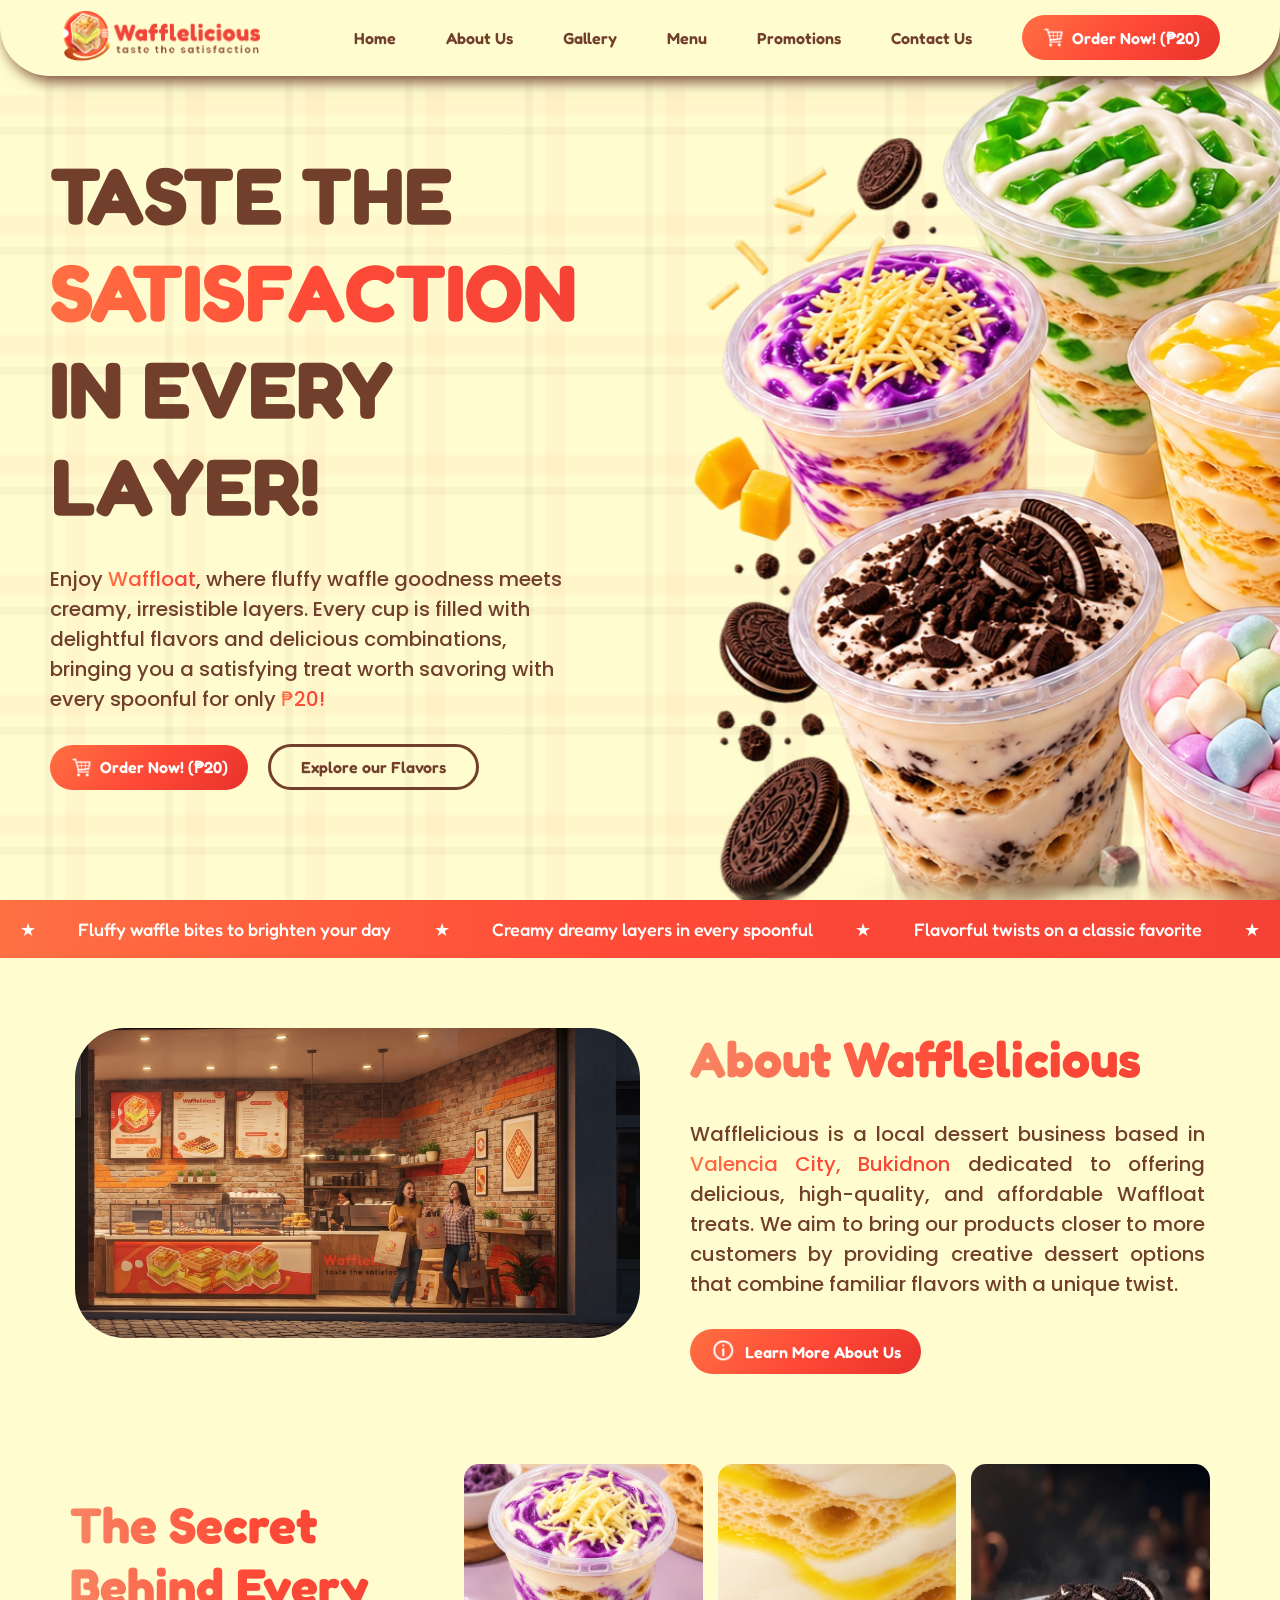
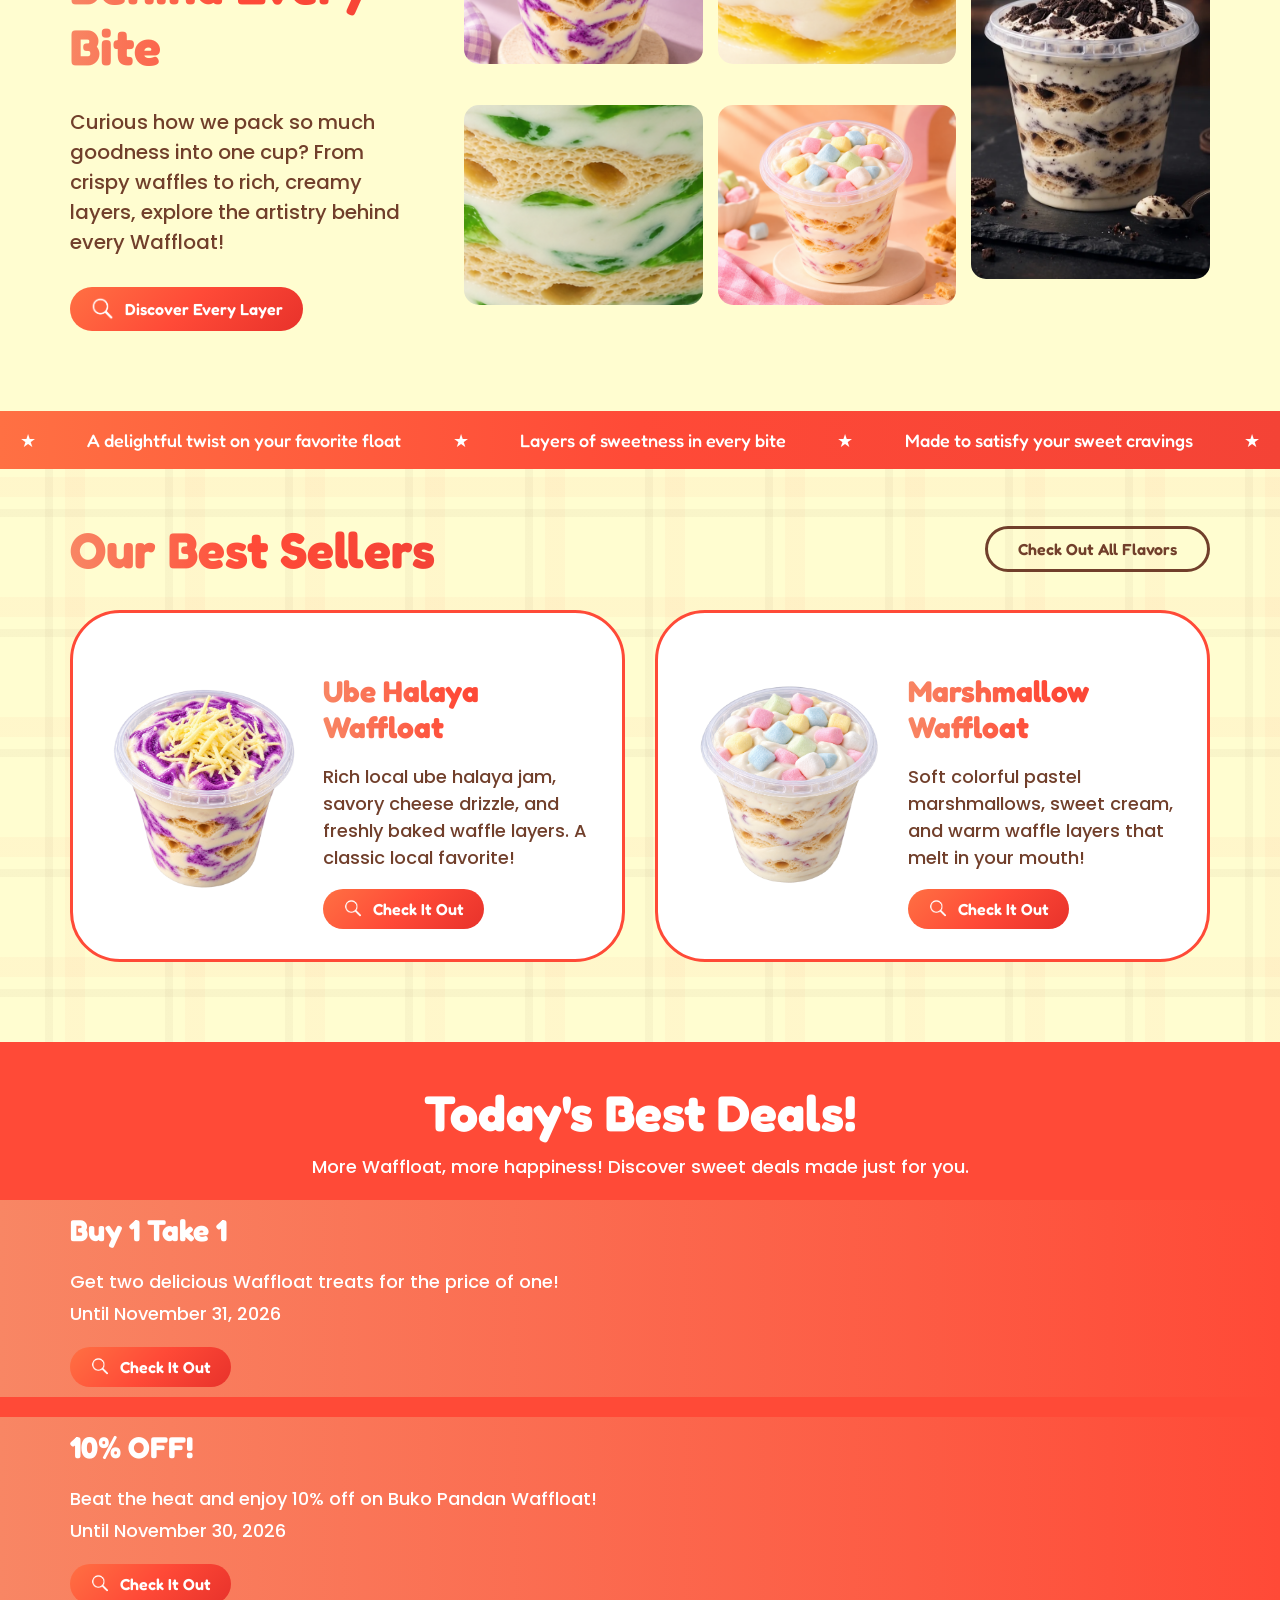
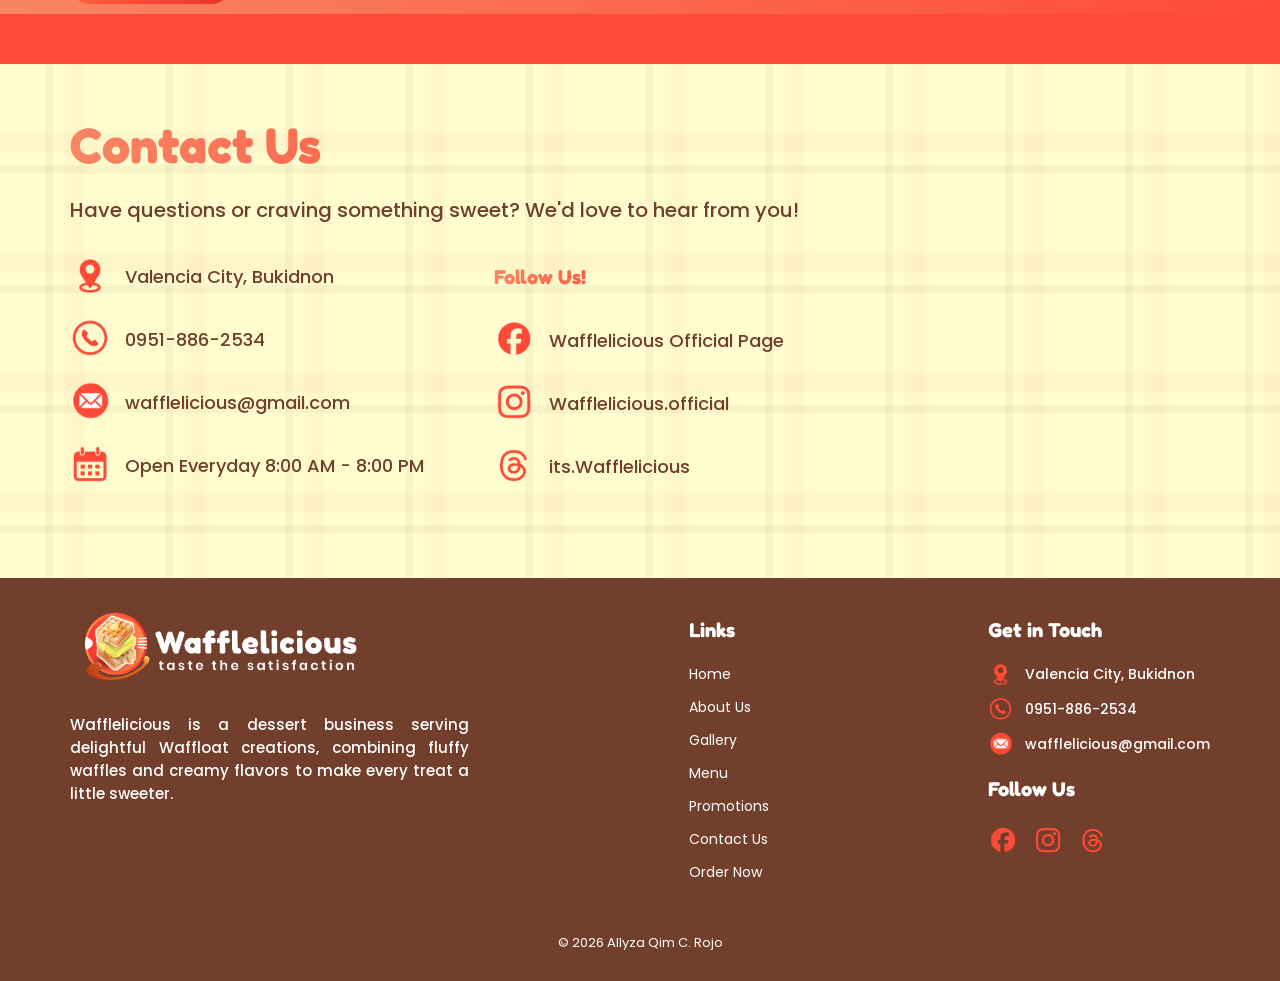
<file: index.html>
<!DOCTYPE html>
<html lang="en">
    <head>
        <meta charset="UTF-8">
        <meta name="viewport" content="width=device-width, initial-scale=1.0">
        <link rel="preconnect" href="https://fonts.googleapis.com">
        <link rel="preconnect" href="https://fonts.gstatic.com" crossorigin>
        <link href="https://fonts.googleapis.com/css2?family=Fredoka:wght@300..700&family=Poppins:ital,wght@0,100;0,200;0,300;0,400;0,500;0,600;0,700;0,800;0,900;1,100;1,200;1,300;1,400;1,500;1,600;1,700;1,800;1,900&display=swap" rel="stylesheet">
        <link rel="stylesheet" href="css/style.css">
        <title>Wafflelicious</title>
    </head>
    <body>
        <header>
            <div class="logo">
                <img src="images/logo.png" alt="Wafflelicious logo">
            </div>
            <nav class="desktop">
                <a href="index.html">Home</a>
                <a href="index-aboutus.html">About Us</a>
                <a href="index-gallery.html">Gallery</a>
                <a href="index-menu.html">Menu</a>
                <a href="index-promotions.html">Promotions</a>
                <a href="index-contactus.html">Contact Us</a>
                <a href="#order" class="order">
                    <img src="images/order.png">
                    Order Now! (₱20)
                </a>
            </nav>
            <nav class="mobile">
                <details>
                    <summary>
                        <img src="images/drop.png" alt="Dropdown menu">
                    </summary>
                        <div class="dropdown">
                            <h2>Navigation</h2>
                            <a href="index.html">Home</a>
                            <a href="index-aboutus.html">About Us</a>
                            <a href="index-gallery.html">Gallery</a>
                            <a href="index-menu.html">Menu</a>
                            <a href="index-promotions.html">Promotions</a>
                            <a href="index-contactus.html">Contact Us</a>
                            <a href="#order">Order Inquiry</a>
                        </div>
                </details>
            </nav>
        </header>
        <main>
            <section class="hero" id="home"> <!-- HERO SECTION-->
                <div class="home">
                    <div class="home-content">
                        <h1>TASTE THE <span class="waffloat">SATISFACTION</span><br>IN EVERY LAYER!</h1>
                        <p>Enjoy <span class="waffloat">Waffloat</span>, where fluffy waffle goodness meets creamy, irresistible layers. Every cup is filled with delightful flavors and delicious combinations, bringing you a satisfying treat worth savoring with every spoonful for only <span class="waffloat">₱20!</span></p>
                        <div class="call-to-actn">
                            <a href="#order" class="order">
                                <img src="images/order.png">
                                Order Now! (₱20) 
                            </a>
                            <a href="#menu" class="menu-btn">Explore our Flavors</a>
                        </div>
                    </div>
                    <img src="images/hero.png" class="bg">
                </div>
            </section>
            <section class="filler">
                <p>&#9733;</p>
                <p>Fluffy waffle bites to brighten your day</p>
                <p>&#9733;</p>
                <p>Creamy dreamy layers in every spoonful</p>
                <p>&#9733;</p>
                <p>Flavorful twists on a classic favorite</p>
                <p>&#9733;</p>
            </section>
            <section class="aboutus" id="aboutus"> <!-- ABOUT US SECTION-->
                <div class="aboutus-content">
                    <img src="images/aboutus2.jpg">
                    <div class="aboutus-text">
                        <h2 class="waffloat">About Wafflelicious</h2>
                        <p>Wafflelicious is a local dessert business based in <span class="waffloat">Valencia City, Bukidnon</span> dedicated to offering delicious, high-quality, and affordable Waffloat treats. We aim to bring our products closer to more customers by providing creative dessert options that combine familiar flavors with a unique twist.</p>
                        <a href="#contact" class="order">
                            <img src="images/about.png">
                            Learn More About Us
                        </a>
                    </div>
                </div>
            </section>
            <section class="gallery"> <!-- GALLERY SECTION-->
                <div class="gallery-text">
                    <h2>The Secret Behind Every Bite</h2>
                    <p>Curious how we pack so much goodness into one cup? From crispy waffles to rich, creamy layers, explore the artistry behind every Waffloat!</p>
                    <a href="#gallery" class="order">
                            <img src="images/gallery.png">
                            Discover Every Layer
                    </a>
                </div>
                <div class="pics">
                    <img src="images/ubegal.png" alt="Ube Halaya Waffloat">
                    <img src="images/lemonlayer.png" alt="Lemon Waffloat Layer">
                    <img src="images/cncgal.webp" alt="Cookies and Cream Waffloat" class="cnc">
                    <img src="images/bukolayer.png" alt="Buko Pandan Waffloat Layer">
                    <img src="images/mallowgal.png" alt="Marshmallow Waffloat">
                </div>
            </section>
            <section class="filler">
                <p>&#9733;</p>
                <p>A delightful twist on your favorite float</p>
                <p>&#9733;</p>
                <p>Layers of sweetness in every bite</p>
                <p>&#9733;</p>
                <p>Made to satisfy your sweet cravings</p>
                <p>&#9733;</p>
            </section>
            <section class="menu"> <!-- MENU -->
                <div class="menu-header">
                    <h2>Our Best Sellers</h2>
                    <a href="#menu" class="menu-btn">Check Out All Flavors</a>
                </div>
                <div class="menu-container">
                    <div class="menu-card">
                        <img src="images/ube halaya.png" alt="Ube Halaya Waffloat">
                        <div class="product-info">
                            <h3>Ube Halaya Waffloat</h3>
                            <p>Rich local ube halaya jam, savory cheese drizzle, and freshly baked waffle layers. A classic local favorite!</p>
                            <a href="#menu" class="order">
                                <img src="images/gallery.png">
                                Check It Out 
                            </a>
                        </div>
                    </div>
                    <div class="menu-card">
                        <img src="images/marshmallow.png" alt="Ube Halaya Waffloat">
                        <div class="product-info">
                            <h3>Marshmallow Waffloat</h3>
                            <p>Soft colorful pastel marshmallows, sweet cream, and warm waffle layers that melt in your mouth!</p>
                            <a href="#menu" class="order">
                                <img src="images/gallery.png">
                                Check It Out
                            </a>
                        </div>
                    </div>
                </div>
            </section>
            <section class="promotions">
                <h2>Today's Best Deals!</h2>
                <p>More Waffloat, more happiness! Discover sweet deals made just for you.</p>
                <div class="promo-content">
                    <div class="promo">
                        <h3>Buy 1 Take 1</h3>
                        <p>Get two delicious Waffloat treats for the price of one!</p>
                        <p>Until November 31, 2026</p>
                        <a href="#menu" class="order">
                            <img src="images/gallery.png">
                            Check It Out
                        </a>
                    </div>
                    <div class="promo">
                        <h3>10% OFF!</h3>
                        <p>Beat the heat and enjoy 10% off on Buko Pandan Waffloat!</p>
                        <p>Until November 30, 2026</p>
                        <a href="#menu" class="order">
                            <img src="images/gallery.png">
                            Check It Out
                        </a>
                    </div>
                </div>
            </section>
            <section class="contact" id="contact">
                <h2>Contact Us</h2>
                <p>Have questions or craving something sweet? We'd love to hear from you!</p>
                <div class="contact-container">
                    <div class="contact-info">
                        <div class="contact-details">
                            <img src="images/loc.png">
                            <p>Valencia City, Bukidnon</p>
                        </div>
                        <div class="contact-details">
                            <img src="images/no.png">
                            <p>0951-886-2534</p>
                        </div>
                        <div class="contact-details">
                            <img src="images/email.png">
                            <p>wafflelicious@gmail.com</p>
                        </div>
                        <div class="contact-details">
                            <img src="images/day.png">
                            <p>Open Everyday 8:00 AM - 8:00 PM</p>
                        </div>
                    </div>
                    <div class="follow">
                        <h3>Follow Us!</h3>
                        <div class="contact-details">
                            <img src="images/fb.png">
                            <p>Wafflelicious Official Page</p>
                        </div>
                        <div class="contact-details">
                            <img src="images/ig.png">
                            <p>Wafflelicious.official</p>
                        </div>
                        <div class="contact-details">
                            <img src="images/threads.png">
                            <p>its.Wafflelicious</p>
                        </div>
                    </div>
                </div>
            </section>
        </main>
        <footer>
            <div class="footer-container">
                <div class="flogo">
                    <img src="images/logo2.png" alt="Wafflelicious Logo">
                    <p>Wafflelicious is a dessert business serving delightful Waffloat creations, combining fluffy waffles and creamy flavors to make every treat a little sweeter.</p>
                </div>
                <div class="links">
                    <h3>Links</h3>
                    <a href="#home">Home</a>
                    <a href="#aboutus">About Us</a>
                    <a href="#gallery">Gallery</a>
                    <a href="index-promotions.html">Menu</a>
                    <a href="#promotions">Promotions</a>
                    <a href="index-contactus.html">Contact Us</a>
                    <a href="#order">Order Now</a>
                </div>
                <div class="infos">
                    <h3>Get in Touch</h3>
                    <div class="contact-details">
                        <img src="images/loc.png">
                        <p>Valencia City, Bukidnon</p>
                    </div>
                    <div class="contact-details">
                        <img src="images/no.png">
                        <p>0951-886-2534</p>
                    </div>
                    <div class="contact-details">
                        <img src="images/email.png">
                        <p>wafflelicious@gmail.com</p>
                    </div>
                    <div class="socials">
                        <h3>Follow Us</h3>
                        <img src="images/fb.png">
                        <img src="images/ig.png">
                        <img src="images/threads.png">
                    </div>
                </div>
            </div>
            <p>© 2026 Allyza Qim C. Rojo</p>
        </footer>
    </body>
</html>
</file>
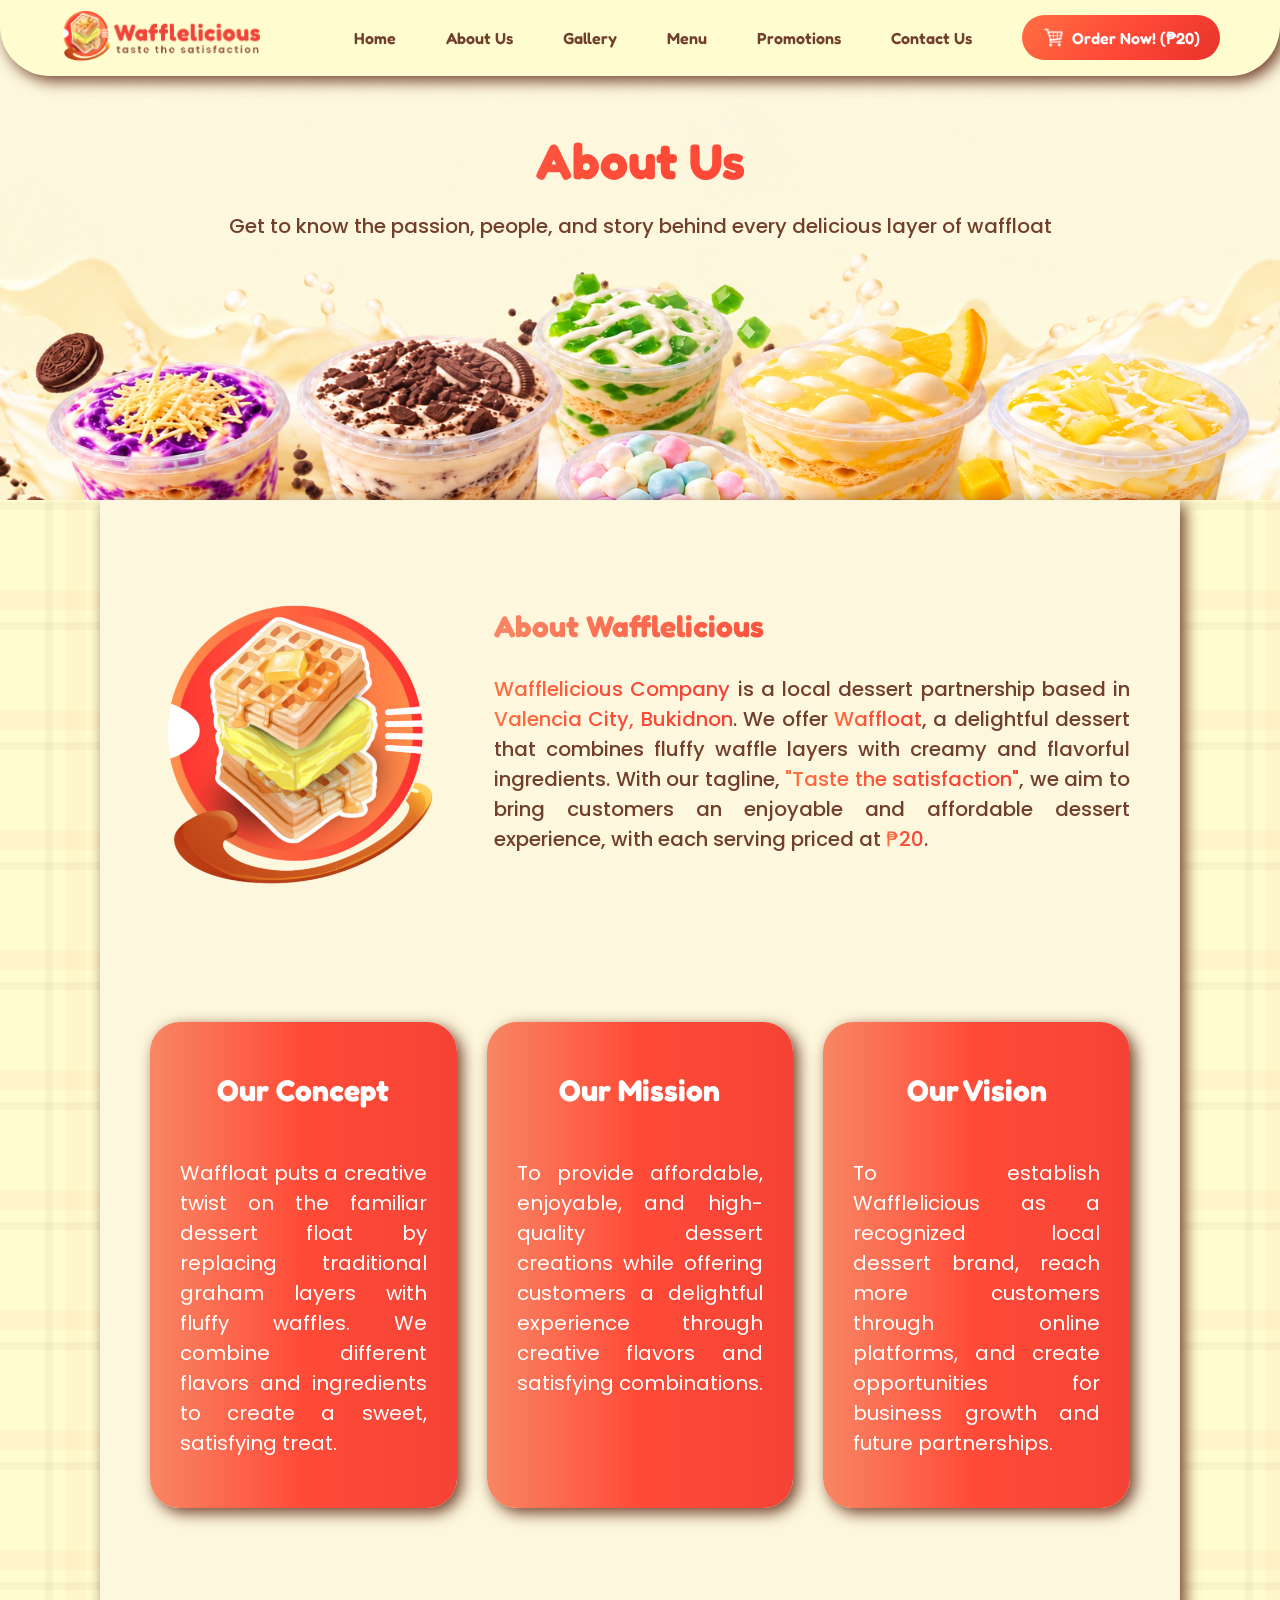
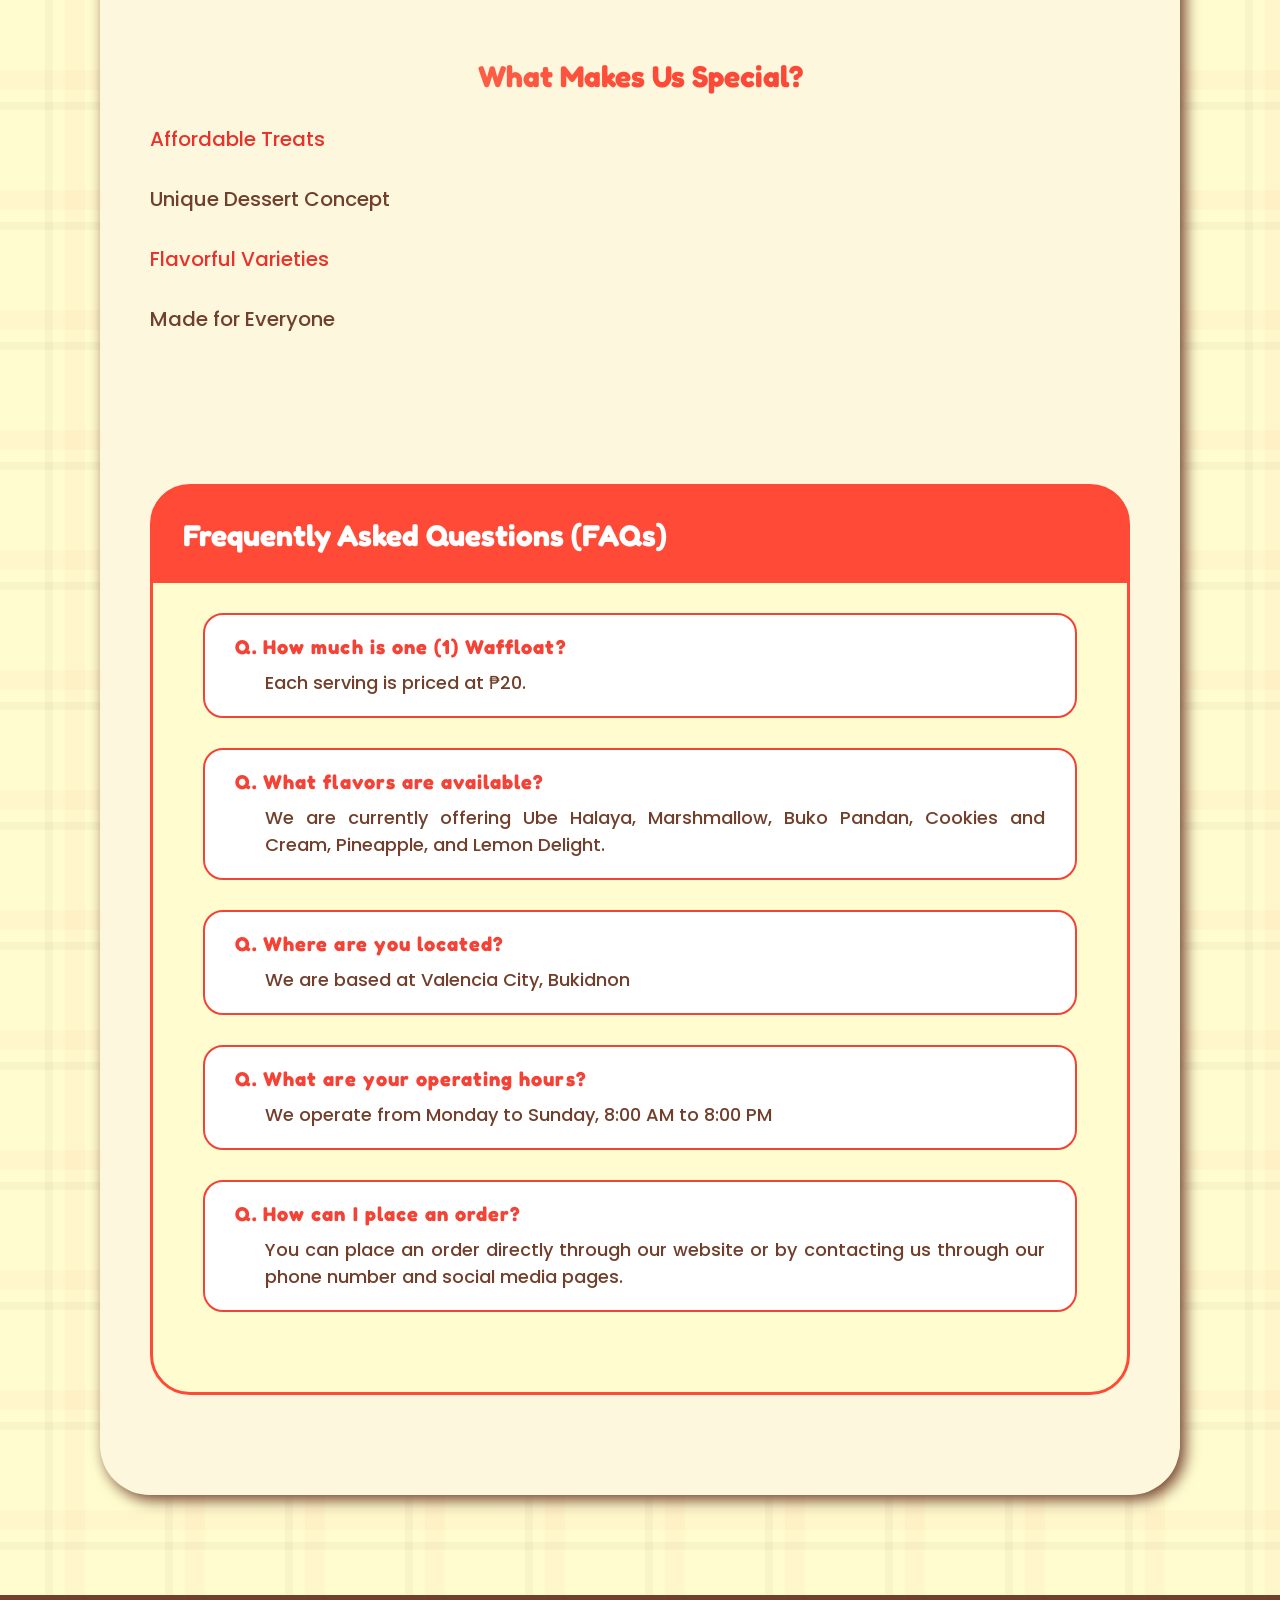
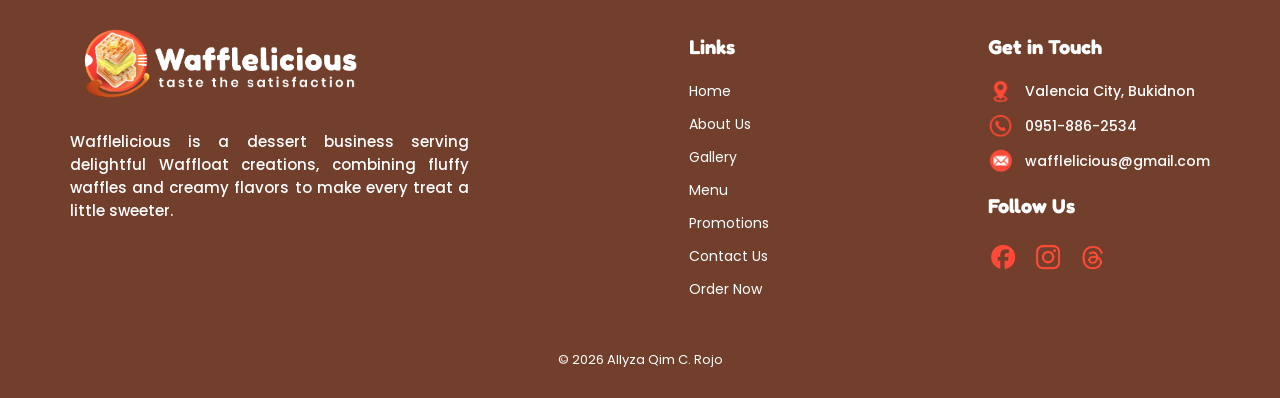
<file: index-aboutus.html>
<!DOCTYPE html>
<html lang="en">
    <head>
        <meta charset="UTF-8">
        <meta name="viewport" content="width=device-width, initial-scale=1.0">
        <link rel="preconnect" href="https://fonts.googleapis.com">
        <link rel="preconnect" href="https://fonts.gstatic.com" crossorigin>
        <link href="https://fonts.googleapis.com/css2?family=Fredoka:wght@300..700&family=Poppins:ital,wght@0,100;0,200;0,300;0,400;0,500;0,600;0,700;0,800;0,900;1,100;1,200;1,300;1,400;1,500;1,600;1,700;1,800;1,900&display=swap" rel="stylesheet">
        <link rel="stylesheet" href="css/style.css">
        <title>Wafflelicious - About Us</title>
    </head>
    <body>
        <header>
            <div class="logo">
                <img src="images/logo.png" alt="Wafflelicious logo">
            </div>
            <nav class="desktop">
                <a href="index.html">Home</a>
                <a href="index-aboutus.html">About Us</a>
                <a href="index-gallery.html">Gallery</a>
                <a href="index-menu.html">Menu</a>
                <a href="index-promotions.html">Promotions</a>
                <a href="index-contactus.html">Contact Us</a>
                <a href="#order" class="order">
                    <img src="images/order.png">
                    Order Now! (₱20)
                </a>
            </nav>
            <nav class="mobile">
                <details>
                    <summary>
                        <img src="images/drop.png" alt="Dropdown menu">
                    </summary>
                        <div class="dropdown">
                            <h2>Navigation</h2>
                            <a href="index.html">Home</a>
                            <a href="index-aboutus.html">About Us</a>
                            <a href="index-gallery.html">Gallery</a>
                            <a href="index-menu.html">Menu</a>
                            <a href="index-promotions.html">Promotions</a>
                            <a href="index-contactus.html">Contact Us</a>
                            <a href="#order">Order Inquiry</a>
                    </div>
                </details>
            </nav>
        </header>
        <main>
            <section class="page-head">
                <div class="page-headtext">
                    <h2>About Us</h2>
                    <p>Get to know the passion, people, and story behind every delicious layer of waffloat</p>
                </div>
            </section>
            <section class="page-body">
                <div class="page-bodycontain">
                    <div class="about-bodyinfo">
                        <img src="images/waffloatlogo.png" alt="Wafflelicious logo">
                        <div class="about-bodytext">
                            <h3>About Wafflelicious</h3>
                            <p><span class="waffloat">Wafflelicious Company</span> is a local dessert partnership based in <span class="waffloat">Valencia City, Bukidnon</span>. We offer <span class="waffloat">Waffloat</span>, a delightful dessert that combines fluffy waffle layers with creamy and flavorful ingredients. With our tagline, <span class="waffloat">"Taste the satisfaction"</span>, we aim to bring customers an enjoyable and affordable dessert experience, with each serving priced at <span class="waffloat">₱20</span>.</p>
                        </div>
                    </div>
                    <div class="about-bodycontain2">
                        <div class="about-box" >
                            <h3>Our Concept</h3>
                            <p>Waffloat puts a creative twist on the familiar dessert float by replacing traditional graham layers with fluffy waffles. We combine different flavors and ingredients to create a sweet, satisfying treat.</p>
                        </div>
                        <div class="about-box">
                            <h3>Our Mission</h3>
                            <p>To provide affordable, enjoyable, and high-quality dessert creations while offering customers a delightful experience through creative flavors and satisfying combinations.</p>
                        </div>
                        <div class="about-box">
                            <h3>Our Vision</h3>
                            <p>To establish Wafflelicious as a recognized local dessert brand, reach more customers through online platforms, and create opportunities for business growth and future partnerships.</p>
                        </div>
                    </div>
                    <div class="about-special">
                        <div class="about-bodytext2">
                            <h3>What Makes Us Special?</h3>
                            <p>Affordable Treats</p>
                            <p>Unique Dessert Concept</p>
                            <p>Flavorful Varieties</p>
                            <p>Made for Everyone</p>
                        </div>
                        <!-- <img src="images/flav.jpg" alt="Waffloat"> -->
                    </div>
                    <div class="about-faq">
                        <div class="faq-header">
                            <h3>Frequently Asked Questions (FAQs)</h3>
                        </div>
                        <div class="faqs">
                            <div class="ques">
                                <h3> Q. How much is one (1) Waffloat?</h3>
                                <p>Each serving is priced at ₱20.</p>
                            </div>
                            <div class="ques">
                                <h3> Q. What flavors are available?</h3>
                                <p>We are currently offering Ube Halaya, Marshmallow, Buko Pandan, Cookies and Cream, Pineapple, and Lemon Delight.</p>
                            </div>
                            <div class="ques">
                                <h3> Q. Where are you located?</h3>
                                <p>We are based at Valencia City, Bukidnon</p>
                            </div>
                            <div class="ques">
                                <h3> Q. What are your operating hours?</h3>
                                <p>We operate from Monday to Sunday, 8:00 AM to 8:00 PM</p>
                            </div>
                            <div class="ques">
                                <h3> Q. How can I place an order?</h3>
                                <p>You can place an order directly through our website or by contacting us through our phone number and social media pages. </p>
                            </div>
                        </div>
                    </div>
                </div>
            </section>
        </main>
        <footer>
            <div class="footer-container">
                <div class="flogo">
                    <img src="images/logo2.png" alt="Wafflelicious Logo">
                    <p>Wafflelicious is a dessert business serving delightful Waffloat creations, combining fluffy waffles and creamy flavors to make every treat a little sweeter.</p>
                </div>
                <div class="links">
                    <h3>Links</h3>
                    <a href="#home">Home</a>
                    <a href="#aboutus">About Us</a>
                    <a href="#gallery">Gallery</a>
                    <a href="#menu">Menu</a>
                    <a href="#promotions">Promotions</a>
                    <a href="#contact">Contact Us</a>
                    <a href="#order">Order Now</a>
                </div>
                <div class="infos">
                    <h3>Get in Touch</h3>
                    <div class="contact-details">
                        <img src="images/loc.png">
                        <p>Valencia City, Bukidnon</p>
                    </div>
                    <div class="contact-details">
                        <img src="images/no.png">
                        <p>0951-886-2534</p>
                    </div>
                    <div class="contact-details">
                        <img src="images/email.png">
                        <p>wafflelicious@gmail.com</p>
                    </div>
                    <div class="socials">
                        <h3>Follow Us</h3>
                        <img src="images/fb.png">
                        <img src="images/ig.png">
                        <img src="images/threads.png">
                    </div>
                </div>
            </div>
            <p>© 2026 Allyza Qim C. Rojo</p>
        </footer>
    </body>
</file>
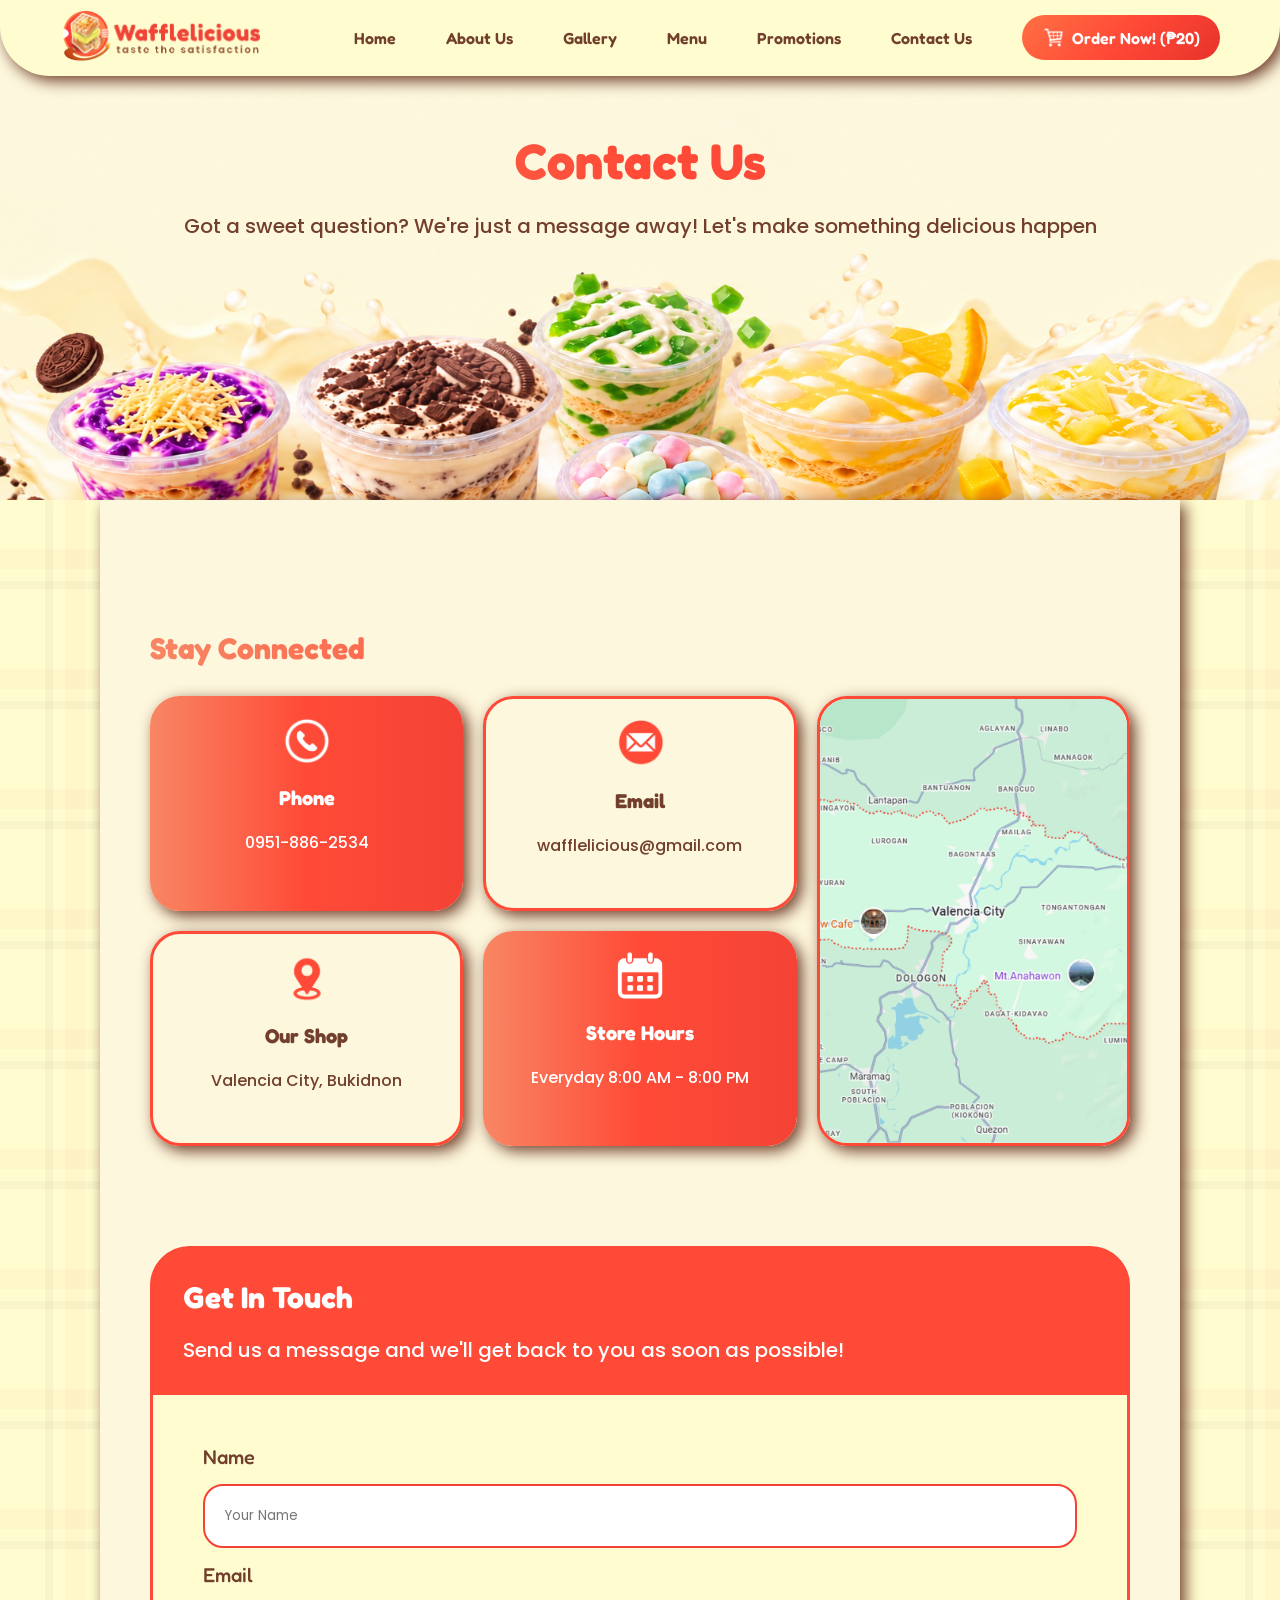
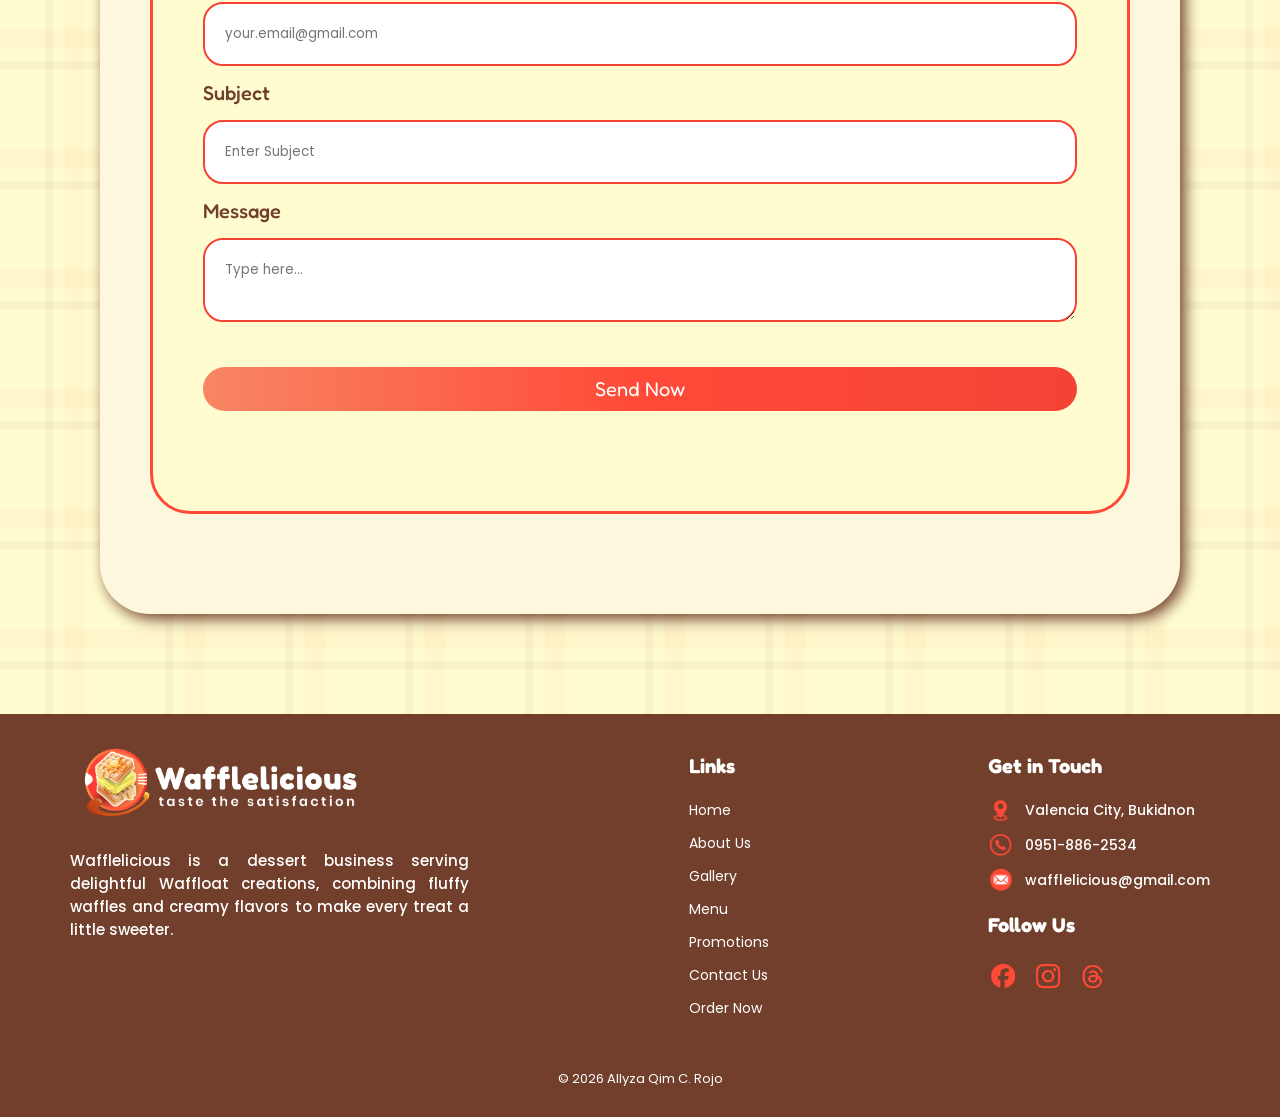
<file: index-contactus.html>
<!DOCTYPE html>
<html lang="en">
    <head>
        <meta charset="UTF-8">
        <meta name="viewport" content="width=device-width, initial-scale=1.0">
        <link rel="preconnect" href="https://fonts.googleapis.com">
        <link rel="preconnect" href="https://fonts.gstatic.com" crossorigin>
        <link href="https://fonts.googleapis.com/css2?family=Fredoka:wght@300..700&family=Poppins:ital,wght@0,100;0,200;0,300;0,400;0,500;0,600;0,700;0,800;0,900;1,100;1,200;1,300;1,400;1,500;1,600;1,700;1,800;1,900&display=swap" rel="stylesheet">
        <link rel="stylesheet" href="css/style.css">
        <title>Wafflelicious - About Us</title>
    </head>
    <body>
        <header>
            <div class="logo">
                <img src="images/logo.png" alt="Wafflelicious logo">
            </div>
            <nav class="desktop">
                <a href="index.html">Home</a>
                <a href="index-aboutus.html">About Us</a>
                <a href="index-gallery.html">Gallery</a>
                <a href="index-menu.html">Menu</a>
                <a href="index-promotions.html">Promotions</a>
                <a href="index-contactus.html">Contact Us</a>
                <a href="#order" class="order">
                    <img src="images/order.png">
                    Order Now! (₱20)
                </a>
            </nav>
            <nav class="mobile">
                <details>
                    <summary>
                        <img src="images/drop.png" alt="Dropdown menu">
                    </summary>
                        <div class="dropdown">
                            <h2>Navigation</h2>
                            <a href="index.html">Home</a>
                            <a href="index-aboutus.html">About Us</a>
                            <a href="index-gallery.html">Gallery</a>
                            <a href="index-menu.html">Menu</a>
                            <a href="index-promotions.html">Promotions</a>
                            <a href="index-contactus.html">Contact Us</a>
                            <a href="#order">Order Inquiry</a>
                    </div>
                </details>
            </nav>
        </header>
        <main>
            <section class="page-head">
                <div class="page-headtext">
                    <h2>Contact Us</h2>
                    <p>Got a sweet question? We're just a message away! Let's make something delicious happen</p>
                </div>
            </section>
            <section class="page-body">
                <div class="page-bodycontain">
                    <div class="contact-content">
                        <h3>Stay Connected</h3>
                        <div class="contact-infos">
                            <div class="contact-box">
                                <img src="images/contact.png" alt="Phone Number">
                                <h3>Phone</h3>
                                <p>0951-886-2534</p>
                            </div>
                            <div class="contact-box">
                                <img src="images/email.png" alt="Email Address">
                                <h3>Email</h3>
                                <p>wafflelicious@gmail.com</p>
                            </div>
                            <img src="images/locmap.png" alt="Location" class="loc">
                            <div class="contact-box">
                                <img src="images/loc.png" alt="Address">
                                <h3>Our Shop</h3>
                                <p>Valencia City, Bukidnon</p>
                            </div>
                            <div class="contact-box">
                                <img src="images/dayw.png" alt="Store Hours">
                                <h3>Store Hours </h3>
                                <p>Everyday 8:00 AM - 8:00 PM </p>
                            </div>
                            
                        </div>
                        <div class="form">
                            <div class="form-header">
                                <h3>Get In Touch</h3>
                                <p>Send us a message and we'll get back to you as soon as possible!</p>
                            </div>
                            <div class="form-content">
                                <form>
                                    <label for="name">Name</label>
                                    <input type="text" id="name" placeholder="Your Name">
                                    <label for="email">Email</label>
                                    <input type="email" id="email" placeholder="your.email@gmail.com">
                                    <label for="subject">Subject</label>
                                    <input type="text" id="subject" placeholder="Enter Subject">
                                    <label for="message">Message</label>
                                    <textarea id="message" placeholder="Type here..."></textarea>
                                    <button type="submit">Send Now</button>
                                </form>
                            </div>
                        </div>
                    </div>
                </div>
            </section>
        </main>
        <footer>
            <div class="footer-container">
                <div class="flogo">
                    <img src="images/logo2.png" alt="Wafflelicious Logo">
                    <p>Wafflelicious is a dessert business serving delightful Waffloat creations, combining fluffy waffles and creamy flavors to make every treat a little sweeter.</p>
                </div>
                <div class="links">
                    <h3>Links</h3>
                    <a href="#home">Home</a>
                    <a href="#aboutus">About Us</a>
                    <a href="#gallery">Gallery</a>
                    <a href="#menu">Menu</a>
                    <a href="#promotions">Promotions</a>
                    <a href="#contact">Contact Us</a>
                    <a href="#order">Order Now</a>
                </div>
                <div class="infos">
                    <h3>Get in Touch</h3>
                    <div class="contact-details">
                        <img src="images/loc.png">
                        <p>Valencia City, Bukidnon</p>
                    </div>
                    <div class="contact-details">
                        <img src="images/no.png">
                        <p>0951-886-2534</p>
                    </div>
                    <div class="contact-details">
                        <img src="images/email.png">
                        <p>wafflelicious@gmail.com</p>
                    </div>
                    <div class="socials">
                        <h3>Follow Us</h3>
                        <img src="images/fb.png">
                        <img src="images/ig.png">
                        <img src="images/threads.png">
                    </div>
                </div>
            </div>
            <p>© 2026 Allyza Qim C. Rojo</p>
        </footer>
    </body>
</html>
</file>
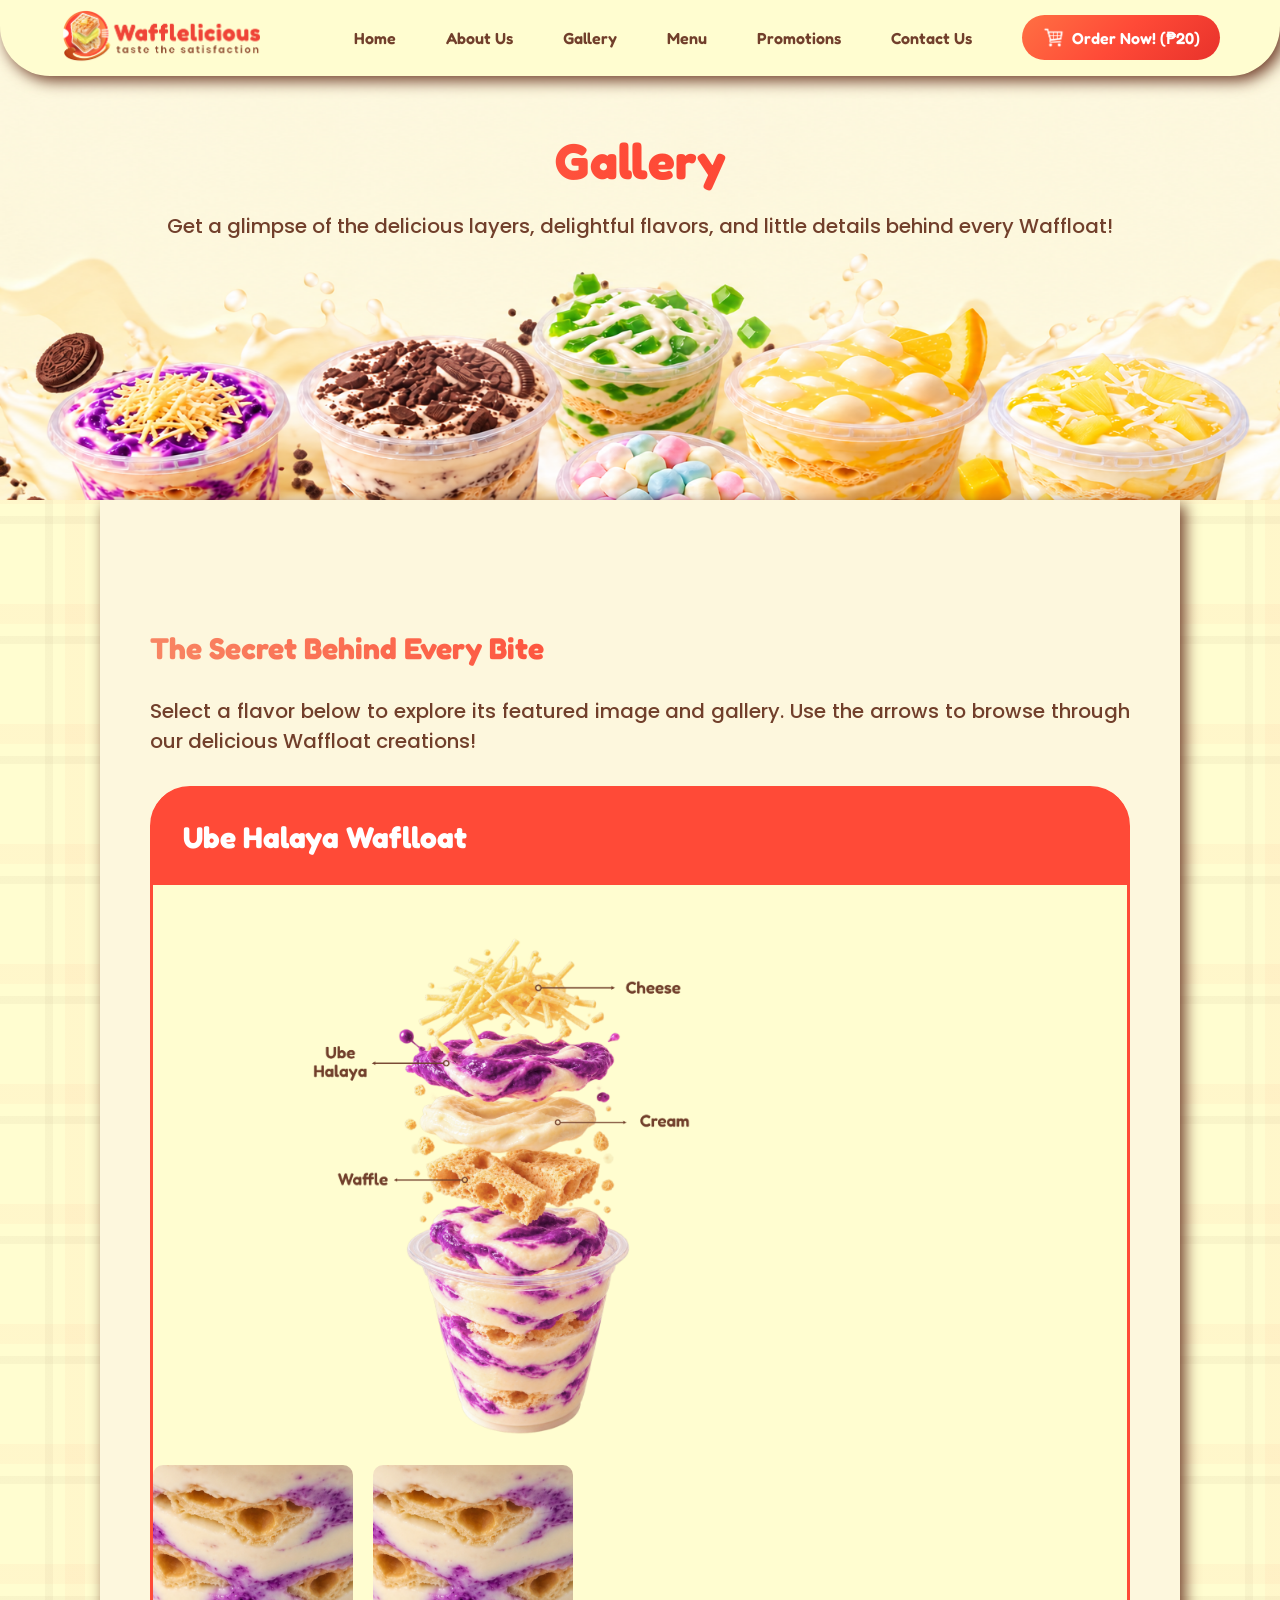
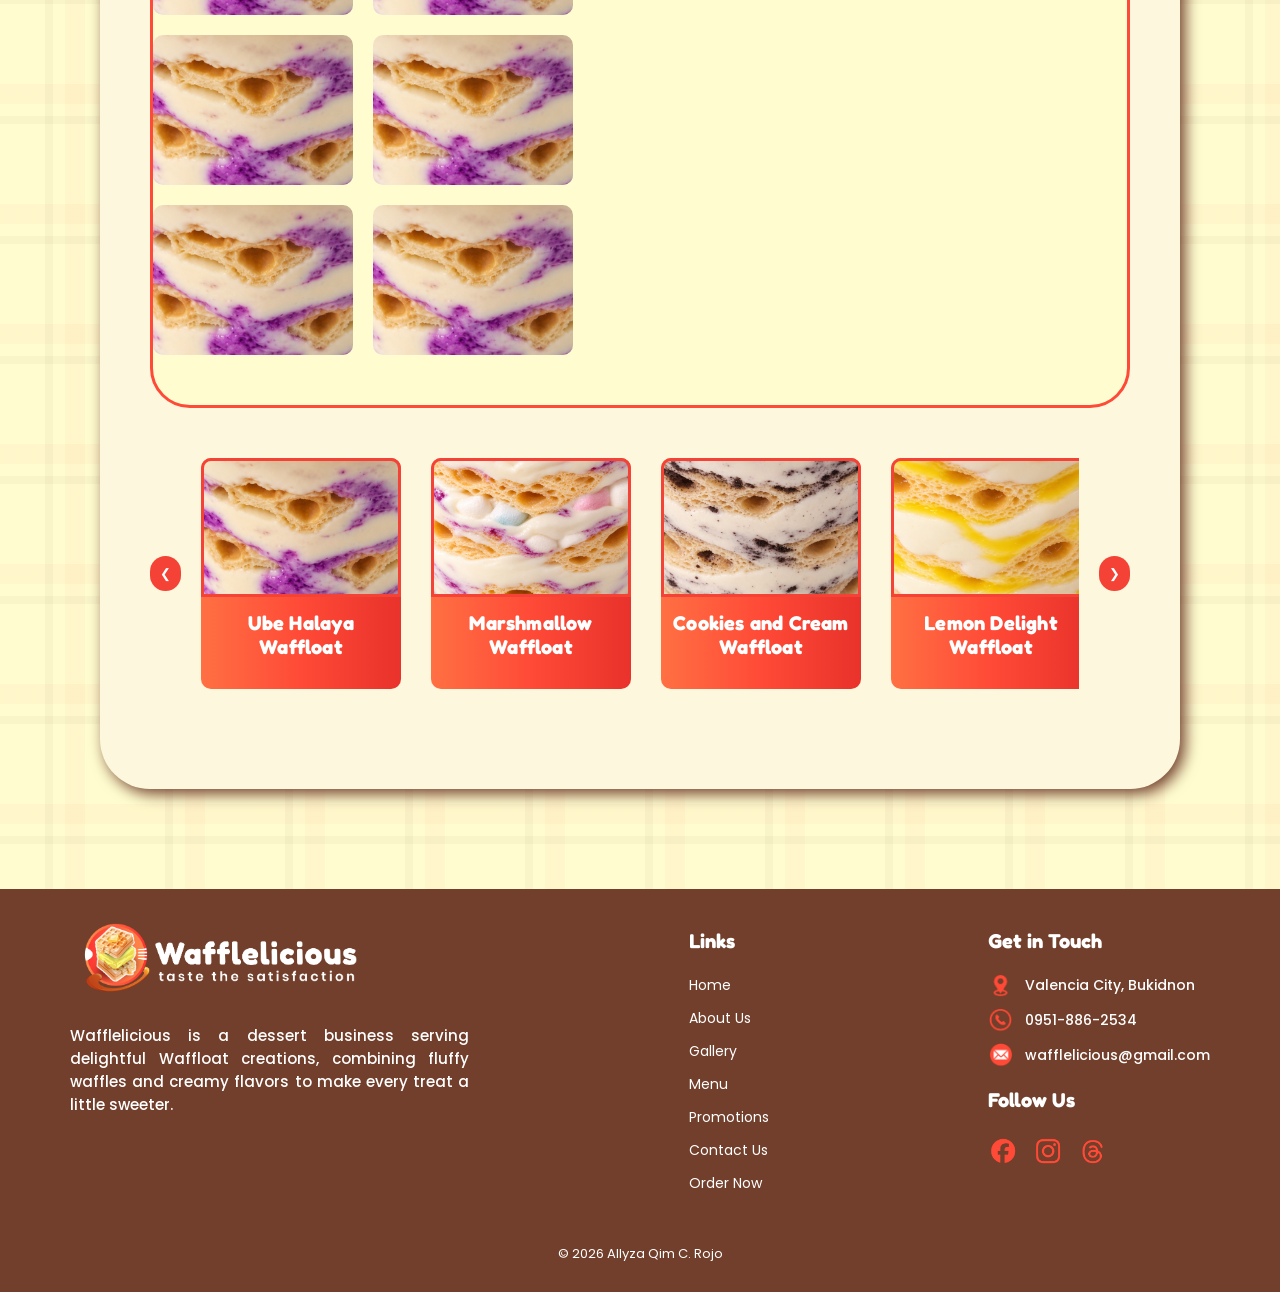
<file: index-gallery.html>
<!DOCTYPE html>
<html lang="en">
    <head>
        <meta charset="UTF-8">
        <meta name="viewport" content="width=device-width, initial-scale=1.0">
        <link rel="preconnect" href="https://fonts.googleapis.com">
        <link rel="preconnect" href="https://fonts.gstatic.com" crossorigin>
        <link href="https://fonts.googleapis.com/css2?family=Fredoka:wght@300..700&family=Poppins:ital,wght@0,100;0,200;0,300;0,400;0,500;0,600;0,700;0,800;0,900;1,100;1,200;1,300;1,400;1,500;1,600;1,700;1,800;1,900&display=swap" rel="stylesheet">
        <link rel="stylesheet" href="css/style.css">
        <title>Wafflelicious - About Us</title>
    </head>
    <body>
        <header>
            <div class="logo">
                <img src="images/logo.png" alt="Wafflelicious logo">
            </div>
            <nav class="desktop">
                <a href="index.html">Home</a>
                <a href="index-aboutus.html">About Us</a>
                <a href="index-gallery.html">Gallery</a>
                <a href="index-menu.html">Menu</a>
                <a href="index-promotions.html">Promotions</a>
                <a href="index-contactus.html">Contact Us</a>
                <a href="#order" class="order">
                    <img src="images/order.png">
                    Order Now! (₱20)
                </a>
            </nav>
            <nav class="mobile">
                <details>
                    <summary>
                        <img src="images/drop.png" alt="Dropdown menu">
                    </summary>
                        <div class="dropdown">
                            <h2>Navigation</h2>
                            <a href="index.html">Home</a>
                            <a href="index-aboutus.html">About Us</a>
                            <a href="#gallery">Gallery</a>
                            <a href="index-menu.html">Menu</a>
                            <a href="index-promotions.html">Promotions</a>
                            <a href="index-contactus.html">Contact Us</a>
                            <a href="#order">Order Inquiry</a>
                    </div>
                </details>
            </nav>
        </header>
        <main>
            <section class="page-head">
                <div class="page-headtext">
                    <h2>Gallery</h2>
                    <p>Get a glimpse of the delicious layers, delightful flavors, and little details behind every Waffloat!</p>
                </div>
            </section>
            <section class="page-body">
                <div class="page-bodycontain">
                    <h3 class="promoh3">The Secret Behind Every Bite</h3>
                    <p>Select a flavor below to explore its featured image and gallery. Use the arrows to browse through our delicious Waffloat creations!</p>
                    <div class="gallery-contain">
                        <div class="gallery-box">
                            <div class="gallery-head">
                                <h3 data-flavorname="ube">Ube Halaya Waflloat</h3>
                            </div>
                            <div class="gallery-top">
                                <div class="gallery-main">
                                    <img src="images/ube-gal.png" alt="Ube Halaya Waffloat Layer">
                                </div>
                                <div class="gallery-pics">
                                    <img src="images/ubelayer.png" alt="Ube Halaya Waffloat">
                                    <img src="images/ubelayer.png" alt="Ube Halaya Waffloat">
                                    <img src="images/ubelayer.png" alt="Ube Halaya Waffloat">
                                    <img src="images/ubelayer.png" alt="Ube Halaya Waffloat">
                                    <img src="images/ubelayer.png" alt="Ube Halaya Waffloat">
                                    <img src="images/ubelayer.png" alt="Ube Halaya Waffloat">
                                </div>
                            </div>
                        </div>
                        <div class="gallery-slide">
                            <button class="prev-btn">&#10094;</button>
                            <div class="gallery-flav">
                                <div class="flav-card" data-flavor="ube">
                                    <div class="flav-cardpic">
                                        <img src="images/ubelayer.png" alt="Ube Halaya Waffloat Layer">
                                    </div>
                                    <h3>Ube Halaya Waffloat</h3>
                                </div>

                                <div class="flav-card" data-flavor="marshmallow">
                                    <div class="flav-cardpic">
                                        <img src="images/mallowlayer.png" alt="Marshmallow Waffloat Layer">
                                    </div>
                                    <h3>Marshmallow Waffloat</h3>
                                </div>

                                <div class="flav-card" data-flavor="cnc">
                                    <div class="flav-cardpic">
                                        <img src="images/cnclayer.png" alt="Cookies and Cream Waffloat Layer">
                                    </div>
                                    <h3>Cookies and Cream Waffloat</h3>
                                </div>

                                <div class="flav-card" data-flavor="lemon">
                                    <div class="flav-cardpic">
                                        <img src="images/lemonlayer.png" alt="Lemon Delight Waffloat Layer">
                                    </div>
                                    <h3>Lemon Delight Waffloat</h3>
                                </div>

                                <div class="flav-card" data-flavor="bukopandan">
                                    <div class="flav-cardpic">
                                        <img src="images/bukolayer.png" alt="Buko Pandan Waffloat Layer">
                                    </div>
                                    <h3>Buko Pandan Waffloat</h3>
                                </div>

                                <div class="flav-card" data-flavor="pineapple">
                                    <div class="flav-cardpic" >
                                        <img src="images/pinelayer.png" alt="Pineapple Waffloat Layer">
                                    </div>
                                    <h3>Pineapple Waffloat</h3>
                                </div>
                            </div>
                            <button class="next-btn">&#10095;</button>
                        </div>
                    </div>
                </div>
            </section>
        </main>
        <footer>
            <div class="footer-container">
                <div class="flogo">
                    <img src="images/logo2.png" alt="Wafflelicious Logo">
                    <p>Wafflelicious is a dessert business serving delightful Waffloat creations, combining fluffy waffles and creamy flavors to make every treat a little sweeter.</p>
                </div>
                <div class="links">
                    <h3>Links</h3>
                    <a href="#home">Home</a>
                    <a href="#aboutus">About Us</a>
                    <a href="#gallery">Gallery</a>
                    <a href="#menu">Menu</a>
                    <a href="#promotions">Promotions</a>
                    <a href="#contact">Contact Us</a>
                    <a href="#order">Order Now</a>
                </div>
                <div class="infos">
                    <h3>Get in Touch</h3>
                    <div class="contact-details">
                        <img src="images/loc.png">
                        <p>Valencia City, Bukidnon</p>
                    </div>
                    <div class="contact-details">
                        <img src="images/no.png">
                        <p>0951-886-2534</p>
                    </div>
                    <div class="contact-details">
                        <img src="images/email.png">
                        <p>wafflelicious@gmail.com</p>
                    </div>
                    <div class="socials">
                        <h3>Follow Us</h3>
                        <img src="images/fb.png">
                        <img src="images/ig.png">
                        <img src="images/threads.png">
                    </div>
                </div>
            </div>
            <p>© 2026 Allyza Qim C. Rojo</p>
        </footer>
    </body>
</html>
</file>
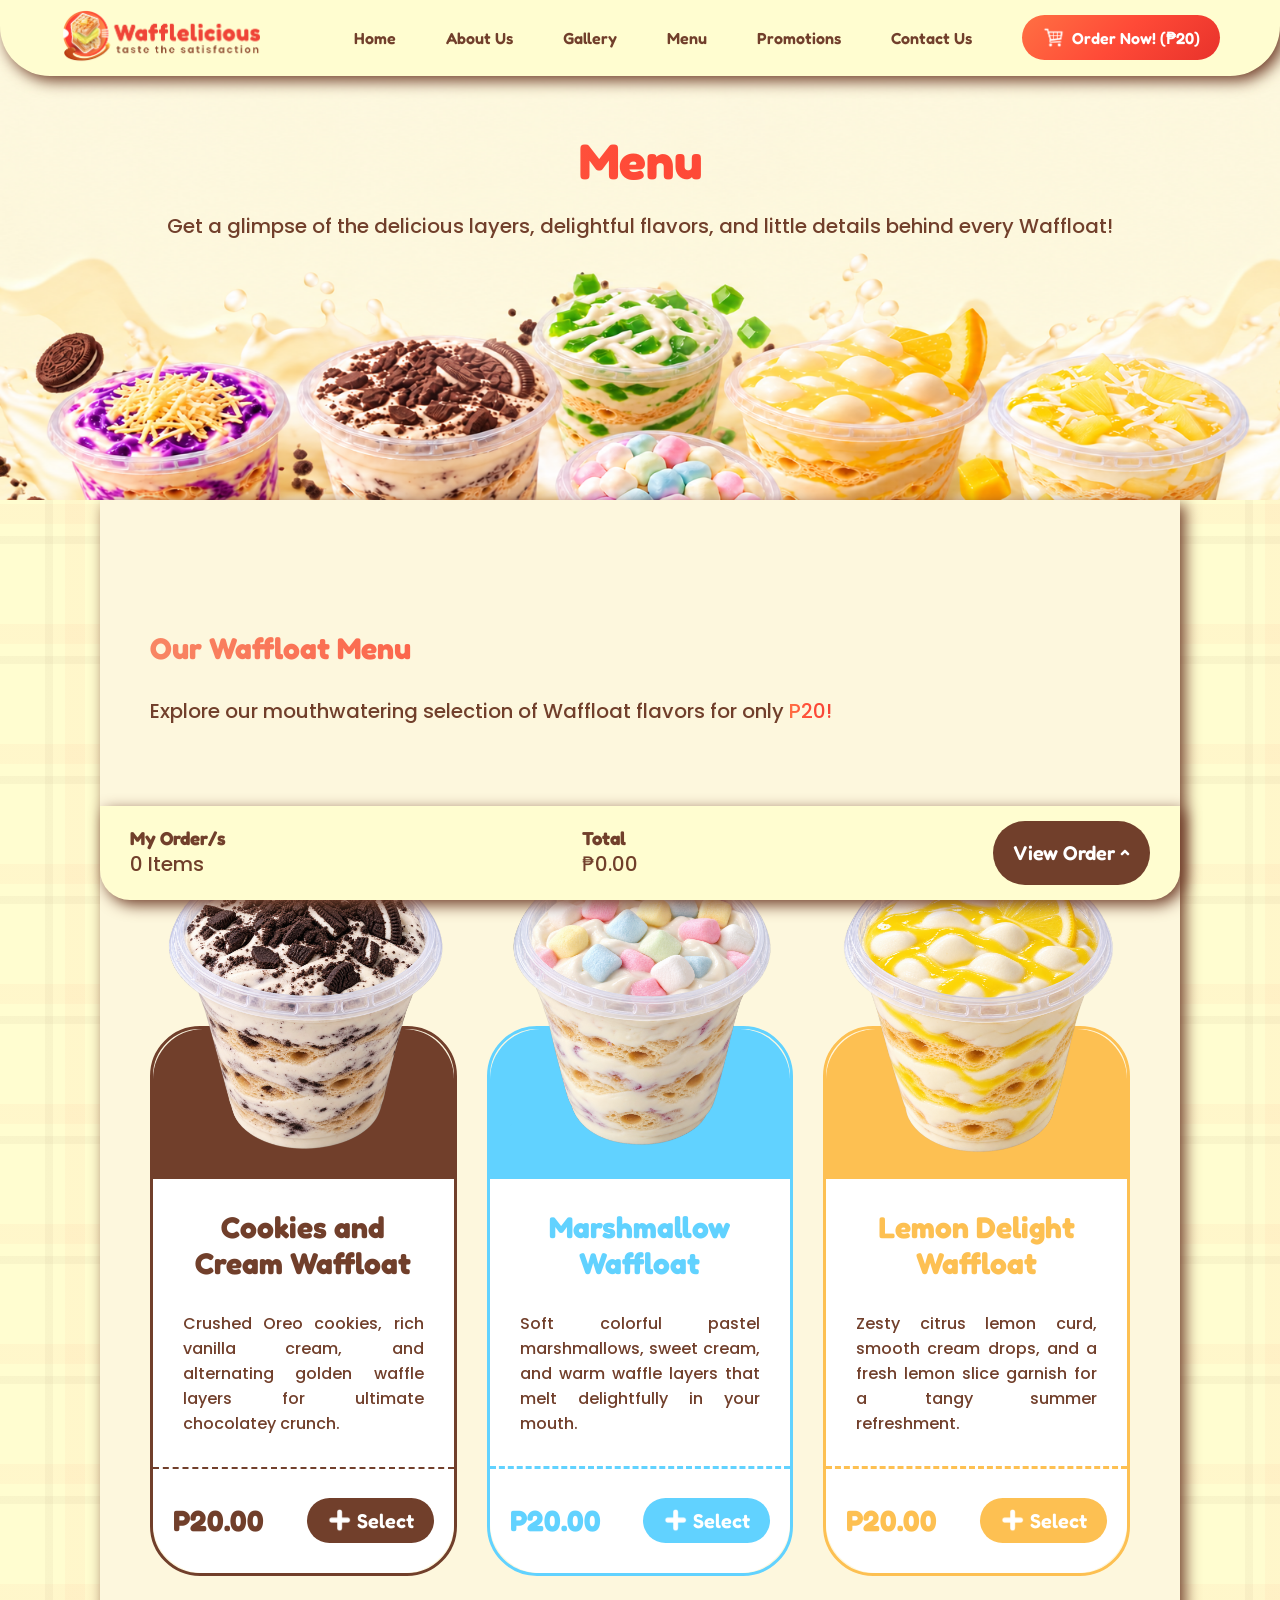
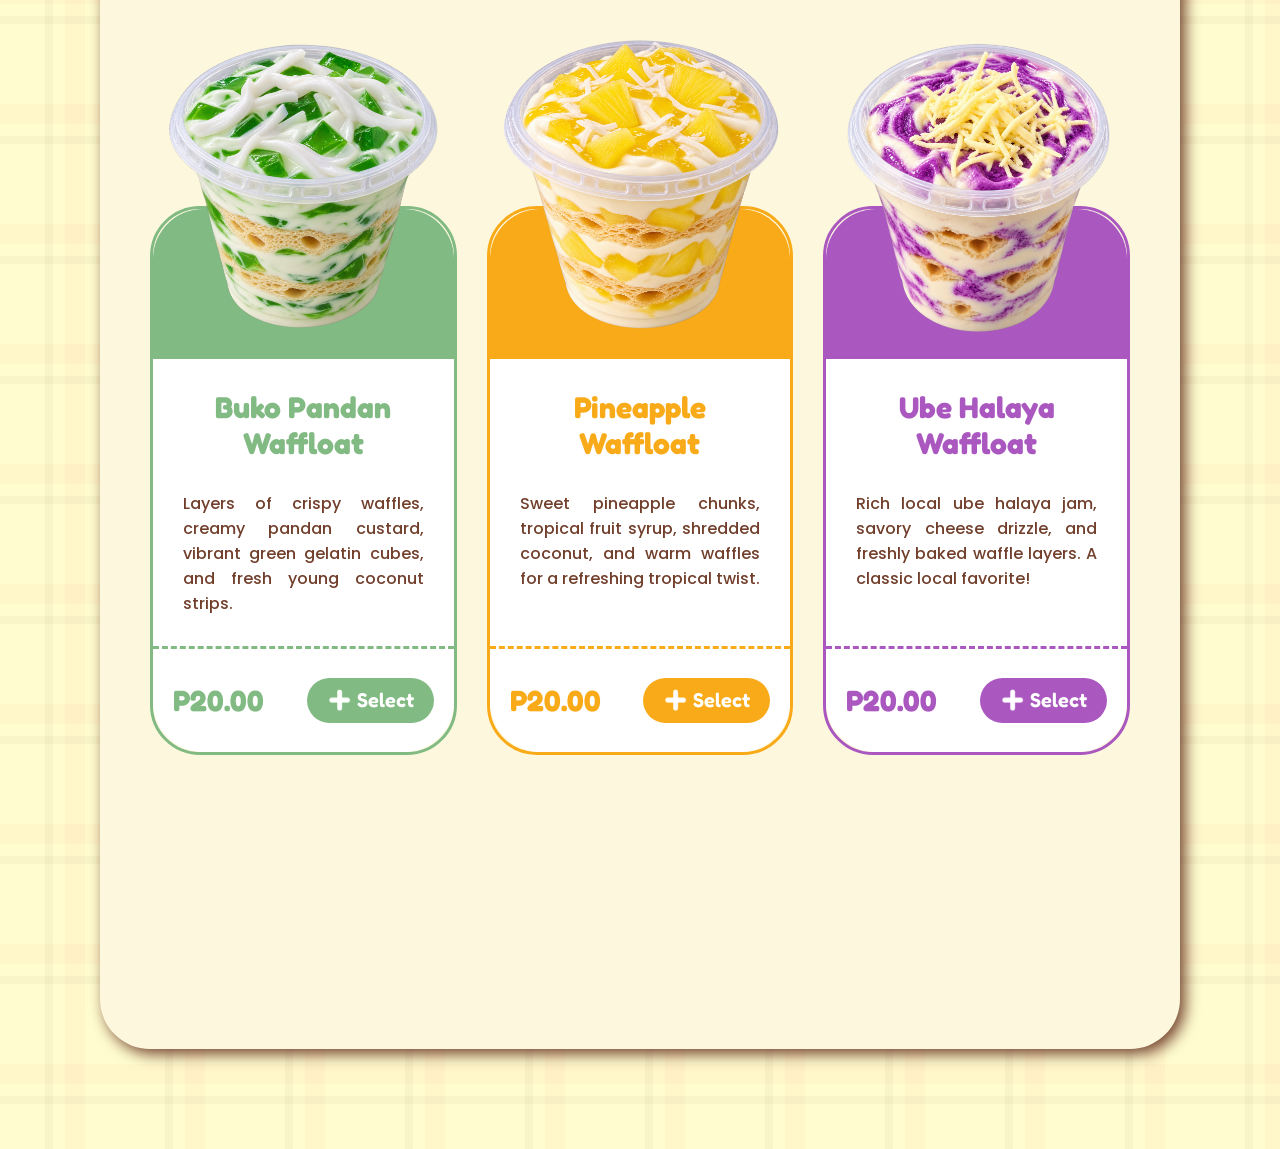
<file: index-menu.html>
<!DOCTYPE html>
<html lang="en">
    <head>
        <meta charset="UTF-8">
        <meta name="viewport" content="width=device-width, initial-scale=1.0">
        <link rel="preconnect" href="https://fonts.googleapis.com">
        <link rel="preconnect" href="https://fonts.gstatic.com" crossorigin>
        <link href="https://fonts.googleapis.com/css2?family=Fredoka:wght@300..700&family=Poppins:ital,wght@0,100;0,200;0,300;0,400;0,500;0,600;0,700;0,800;0,900;1,100;1,200;1,300;1,400;1,500;1,600;1,700;1,800;1,900&display=swap" rel="stylesheet">
        <link rel="stylesheet" href="css/style.css">
        <title>Wafflelicious - About Us</title>
    </head>
    <body>
        <header>
            <div class="logo">
                <img src="images/logo.png" alt="Wafflelicious logo">
            </div>
            <nav class="desktop">
                <a href="index.html">Home</a>
                <a href="index-aboutus.html">About Us</a>
                <a href="index-gallery.html">Gallery</a>
                <a href="index-menu.html">Menu</a>
                <a href="index-promotions.html">Promotions</a>
                <a href="index-contactus.html">Contact Us</a>
                <a href="#order" class="order">
                    <img src="images/order.png">
                    Order Now! (₱20)
                </a>
            </nav>
            <nav class="mobile">
                <details>
                    <summary>
                        <img src="images/drop.png" alt="Dropdown menu">
                    </summary>
                        <div class="dropdown">
                            <h2>Navigation</h2>
                            <a href="index.html">Home</a>
                            <a href="index-aboutus.html">About Us</a>
                            <a href="index-gallery.html">Gallery</a>
                            <a href="index-menu.html">Menu</a>
                            <a href="index-promotions.html">Promotions</a>
                            <a href="index-contactus.html">Contact Us</a>
                            <a href="#order">Order Inquiry</a>
                    </div>
                </details>
            </nav>
        </header>
        <main>
            <section class="page-head">
                <div class="page-headtext">
                    <h2>Menu</h2>
                    <p>Get a glimpse of the delicious layers, delightful flavors, and little details behind every Waffloat!</p>
                </div>
            </section>
            <section class="page-body">
                <div class="page-bodycontain">
                    <h3 class="promoh3">Our Waffloat Menu</h3>
                    <p>Explore our mouthwatering selection of Waffloat flavors for only <span class="waffloat">P20!</span></p>
                    <div class="menu-contain">
                        <div class="menu-productcard cookies">
                            <img src="images/cookiesncream.png" alt="Cookies and Cream Waffloat">
                            <div class="menu-product">
                                <div class="menu-producthead">
                                </div>
                                <div class="menu-productTextTop">
                                    <h3>Cookies and Cream Waffloat</h3>
                                    <p>Crushed Oreo cookies, rich vanilla cream, and alternating golden waffle layers for ultimate chocolatey crunch.</p>
                                </div>
                                <div class="menu-productTextBot">
                                    <h3>P20.00</h3>
                                    <button class="select">
                                        <img src="images/select.png">
                                        <p>Select</p>
                                    </button>
                                </div>
                            </div>
                        </div>
                        <div class="menu-productcard marshmallow">
                            <img src="images/marshmallow.png" alt="Marshmallow Waffloat">
                            <div class="menu-product">
                                <div class="menu-producthead">
                                </div>
                                <div class="menu-productTextTop">
                                    <h3>Marshmallow Waffloat</h3>
                                    <p>Soft colorful pastel marshmallows, sweet cream, and warm waffle layers that melt delightfully in your mouth.</p>
                                </div>
                                <div class="menu-productTextBot">
                                    <h3>P20.00</h3>
                                    <button class="select">
                                        <img src="images/select.png">
                                        <p>Select</p>
                                    </button>
                                </div>
                            </div>
                        </div>
                        <div class="menu-productcard lemon">
                            <img src="images/lemon.png" alt="Lemon Delight Waffloat">
                            <div class="menu-product">
                                <div class="menu-producthead">
                                </div>
                                <div class="menu-productTextTop">
                                    <h3>Lemon Delight Waffloat</h3>
                                    <p>Zesty citrus lemon curd, smooth cream drops, and a fresh lemon slice garnish for a tangy summer refreshment.</p>
                                </div>
                                <div class="menu-productTextBot">
                                    <h3>P20.00</h3>
                                    <button class="select">
                                        <img src="images/select.png">
                                        <p>Select</p>
                                    </button>
                                </div>
                            </div>
                        </div>
                        <div class="menu-productcard buko">
                            <img src="images/bukopandan.png" alt="Buko Pandan Waffloat">
                            <div class="menu-product">
                                <div class="menu-producthead">
                                </div>
                                <div class="menu-productTextTop">
                                    <h3>Buko Pandan Waffloat</h3>
                                    <p>Layers of crispy waffles, creamy pandan custard, vibrant green gelatin cubes, and fresh young coconut strips.</p>
                                </div>
                                <div class="menu-productTextBot">
                                    <h3>P20.00</h3>
                                    <button class="select">
                                        <img src="images/select.png">
                                        <p>Select</p>
                                    </button>
                                </div>
                            </div>
                        </div>
                        <div class="menu-productcard pineapple">
                            <img src="images/pineapple.png" alt="Pineapple Waffloat">
                            <div class="menu-product">
                                <div class="menu-producthead">
                                </div>
                                <div class="menu-productTextTop">
                                    <h3>Pineapple Waffloat</h3>
                                    <p>Sweet pineapple chunks, tropical fruit syrup, shredded coconut, and warm waffles for a refreshing tropical twist.</p>
                                </div>
                                <div class="menu-productTextBot">
                                    <h3>P20.00</h3>
                                    <button class="select">
                                        <img src="images/select.png">
                                        <p>Select</p>
                                    </button>
                                </div>
                            </div>
                        </div>
                        <div class="menu-productcard ube">
                            <img src="images/ubehalaya.png" alt="Ube Halaya Waffloat">
                            <div class="menu-product">
                                <div class="menu-producthead">
                                </div>
                                <div class="menu-productTextTop">
                                    <h3>Ube Halaya Waffloat</h3>
                                    <p>Rich local ube halaya jam, savory cheese drizzle, and freshly baked waffle layers. A classic local favorite!</p>
                                </div>
                                <div class="menu-productTextBot">
                                    <h3>P20.00</h3>
                                    <button class="select">
                                        <img src="images/select.png">
                                        <p>Select</p>
                                    </button>
                                </div>
                            </div>
                        </div>
                    </div>
                    <div class="checkout">
                        <div class="checkout-summary">
                            <div class="checkout-count">
                                <h3>My Order/s</h3>
                                <p class="count"><span class="total-itemcount">0</span> Items</p>
                            </div>
                            <div class="checkout-total">
                                <h3>Total</h3>
                                <p class="total">₱<span class="total-price">0.00</span></p>
                            </div>
                            <details class="checkout-dropdown">
                                <summary class="checkout-toggle">View Order ^</summary>
                                <div class="checkout-dropdownbox">
                                    <div class="checkout-dropdowninfo">
                                        <div class="checkout-cards">
                                            <div class="checkout-productcard">
                                                <div class="checkout-product">
                                                    <img src="images/ubehalaya.png" alt="Ube Halaya Waffloat">
                                                    <div class="product-cardinfo">
                                                        <h3 class="product-name">Ube Halaya Waffloat</h3>
                                                        <p class="product-price">₱<span class="product-pricetotal">0.00</span></p>
                                                        <div class="product-quantitycontrols">
                                                            <button class="quantity-add">+</button>
                                                            <span class="product-quantity">0</span>
                                                            <button class="quantity-subtract">-</button>
                                                        </div>
                                                    </div>
                                                </div>
                                                <button class="product-remove">Remove</button>
                                            </div>
                                        </div>

                                    </div>
                                    <div class="drop-checkout">
                                        <div class="checkout-total">
                                            <h3>Total</h3>
                                            <p class="total">₱<span class="total-price">0.00</span></p>
                                        </div>
                                        <button class="checkout-proceed">Proceed To Checkout</button>
                                    </div>    
                                </div>
                            </details>
                        </div>
                    </div>
                    <div class="checkout-details">
                        <div class="checkout-detailed">
                            
                        </div>
                    </div>
                    
                </div>
            </div>
</file>
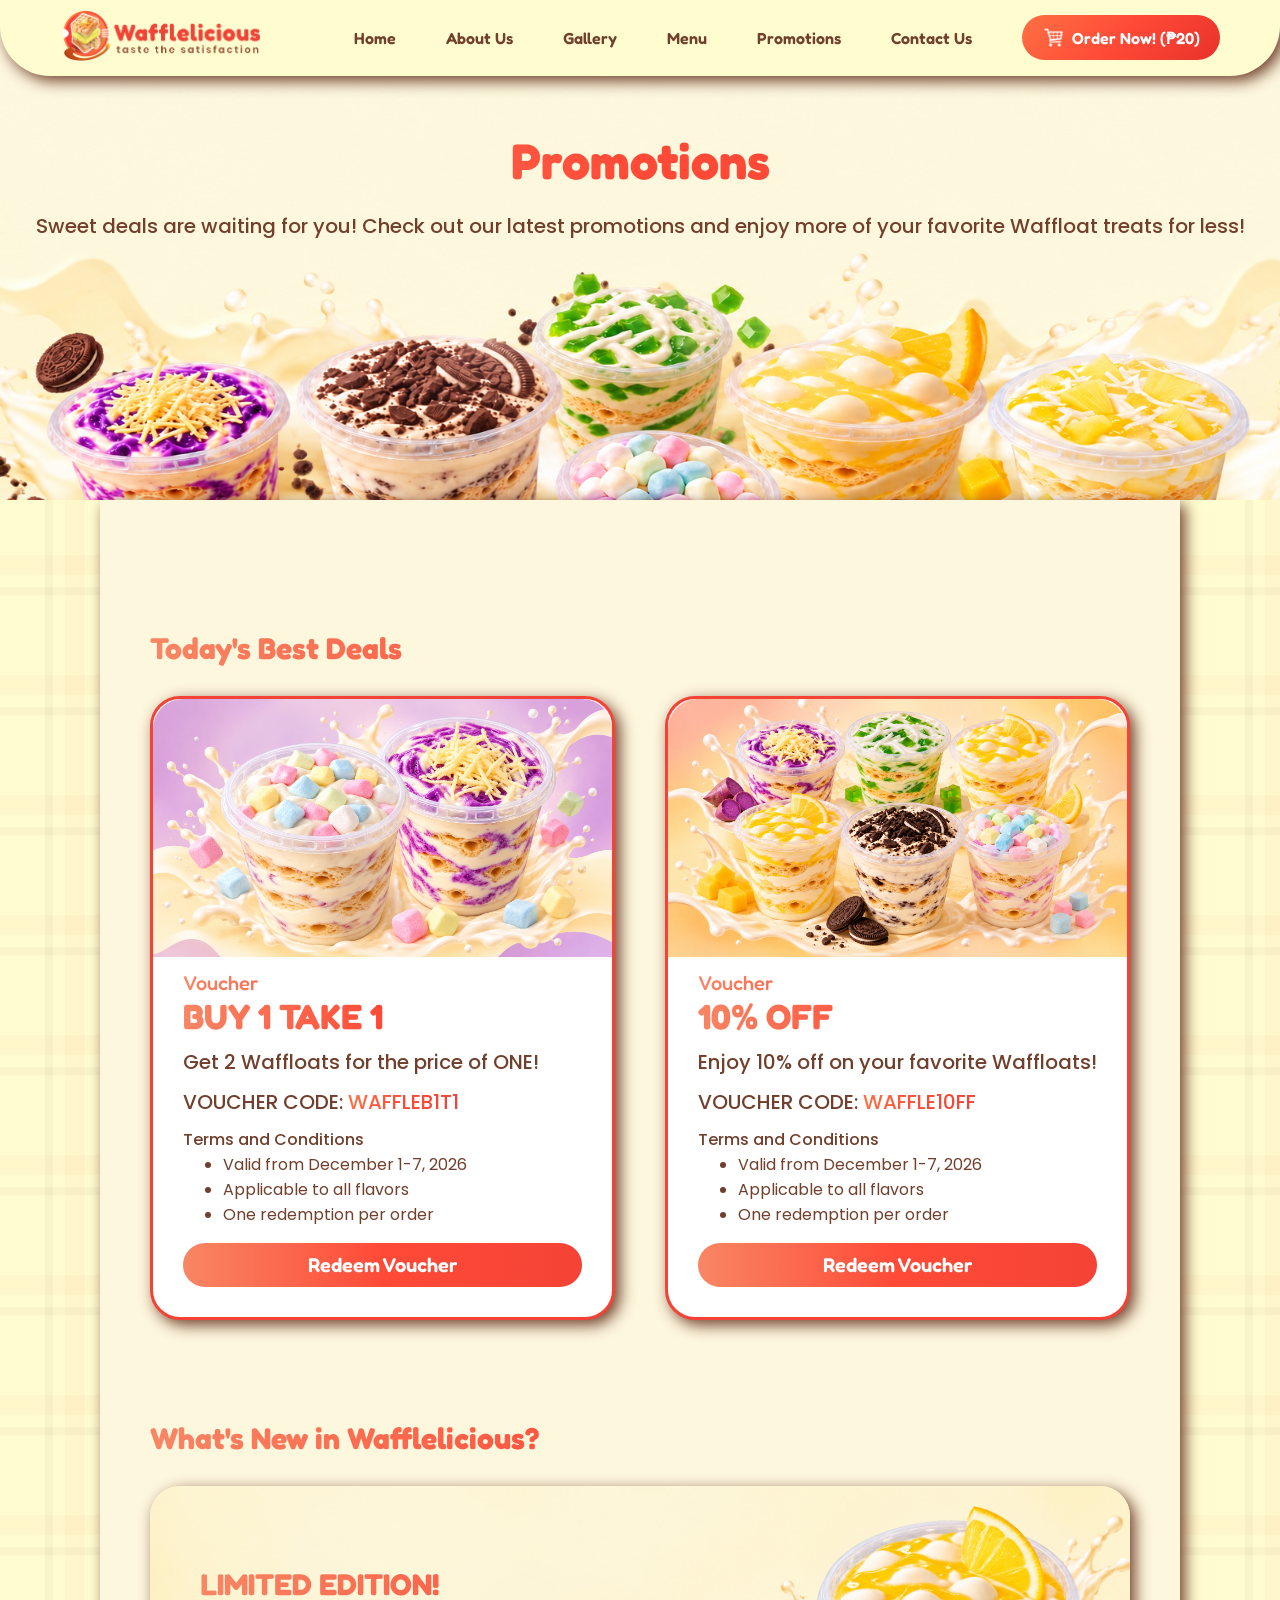
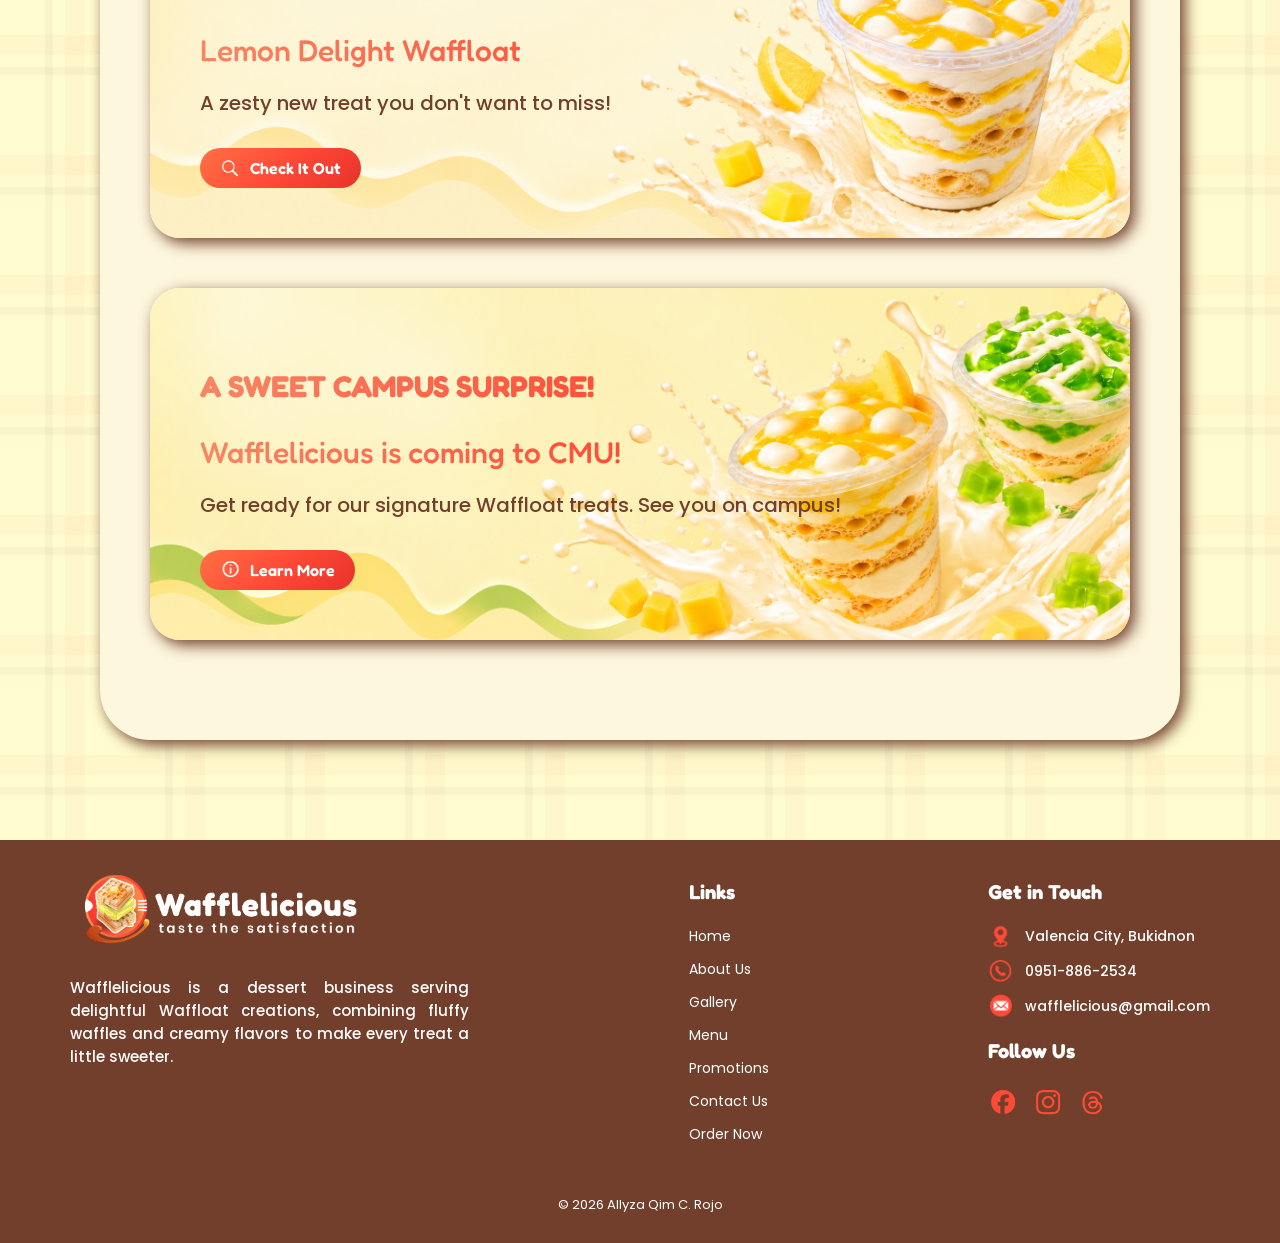
<file: index-promotions.html>
<!DOCTYPE html>
    <html lang="en">
        <head>
            <meta charset="UTF-8">
            <meta name="viewport" content="width=device-width, initial-scale=1.0">
            <link rel="preconnect" href="https://fonts.googleapis.com">
            <link rel="preconnect" href="https://fonts.gstatic.com" crossorigin>
            <link href="https://fonts.googleapis.com/css2?family=Fredoka:wght@300..700&family=Poppins:ital,wght@0,100;0,200;0,300;0,400;0,500;0,600;0,700;0,800;0,900;1,100;1,200;1,300;1,400;1,500;1,600;1,700;1,800;1,900&display=swap" rel="stylesheet">
            <link rel="stylesheet" href="css/style.css">
            <title>Wafflelicious - About Us</title>
        </head>
        <body>
            <header>
                <div class="logo">
                    <img src="images/logo.png" alt="Wafflelicious logo">
                </div>
                <nav class="desktop">
                    <a href="index.html">Home</a>
                    <a href="index-aboutus.html">About Us</a>
                    <a href="index-gallery.html">Gallery</a>
                    <a href="index-menu.html">Menu</a>
                    <a href="index-promotions.html">Promotions</a>
                    <a href="index-contactus.html">Contact Us</a>
                    <a href="#order" class="order">
                        <img src="images/order.png">
                        Order Now! (₱20)
                    </a>
                </nav>
                <nav class="mobile">
                    <details>
                        <summary>
                            <img src="images/drop.png" alt="Dropdown menu">
                        </summary>
                            <div class="dropdown">
                                <h2>Navigation</h2>
                                <a href="index.html">Home</a>
                                <a href="index-aboutus.html">About Us</a>
                                <a href="index-gallery.html">Gallery</a>
                                <a href="index-menu.html">Menu</a>
                                <a href="index-promotions.html">Promotions</a>
                                <a href="index-contactus.html">Contact Us</a>
                                <a href="#order">Order Inquiry</a>
                        </div>
                    </details>
                </nav>
            </header>
            <main>
                <section class="page-head">
                    <div class="page-headtext">
                        <h2>Promotions</h2>
                        <p>Sweet deals are waiting for you! Check out our latest promotions and enjoy more of your favorite Waffloat treats for less!</p>
                    </div>
                </section>
                <section class="page-body">
                    <div class="page-bodycontain">
                        <h3 class="promoh3">Today's Best Deals</h3>
                        <div class="vouchers">
                            <div class="promo-box">
                                <div class="promo-head">
                                    <img src="images/voucher1.png" alt="wafflelicious b1t1">
                                </div>
                                <div class="promos">
                                    <p>Voucher</p>
                                    <h3>BUY 1 TAKE 1</h3>
                                    <p>Get 2 Waffloats for the price of ONE!</p>
                                    <p>VOUCHER CODE: <span class="waffloat">WAFFLEB1T1</span></p>
                                    <p>Terms and Conditions</p>
                                    <ul>
                                        <li>Valid from December 1-7, 2026</li>
                                        <li>Applicable to all flavors</li>
                                        <li>One redemption per order</li>
                                    </ul>
                                    <button>Redeem Voucher</button>
                                </div>
                            </div>
                            <div class="promo-box">
                                <div class="promo-head">
                                    <img src="images/voucher2.png" alt="wafflelicious b1t1">
                                </div>
                                <div class="promos">
                                    <p>Voucher</p>
                                    <h3>10% OFF</h3>
                                    <p>Enjoy 10% off on your favorite Waffloats!</p>
                                    <p>VOUCHER CODE: <span class="waffloat">WAFFLE10FF</span></p>
                                    <p>Terms and Conditions</p>
                                    <ul>
                                        <li>Valid from December 1-7, 2026</li>
                                        <li>Applicable to all flavors</li>
                                        <li>One redemption per order</li>
                                    </ul>
                                    <button>Redeem Voucher</button>
                                </div>
                            </div>
                        </div>
                        <h3 class="promoh3">What's New in Wafflelicious?</h3>
                        <div class="announcements">
                            <div class="announce-info1">
                                <h3>LIMITED EDITION!</h3>
                                <p>Lemon Delight Waffloat</p>
                                <p>A zesty new treat you don't want to miss!</p>
                                <a href="#menu" class="order">
                                    <img src="images/gallery.png">
                                    Check It Out 
                                </a>
                            </div>
                            <div class="announce-info2">
                                <h3>A SWEET CAMPUS SURPRISE!</h3>
                                <p>Wafflelicious is coming to CMU!</p>
                                <p>Get ready for our signature Waffloat treats. See you on campus!</p>
                                <a href="#menu" class="order">
                                    <img src="images/about.png">
                                    Learn More 
                                </a>
                            </div>
                        </div>

                        </div>
                    </div>
                </section>
            </main>
            <footer>
                <div class="footer-container">
                    <div class="flogo">
                        <img src="images/logo2.png" alt="Wafflelicious Logo">
                        <p>Wafflelicious is a dessert business serving delightful Waffloat creations, combining fluffy waffles and creamy flavors to make every treat a little sweeter.</p>
                    </div>
                    <div class="links">
                        <h3>Links</h3>
                        <a href="#home">Home</a>
                        <a href="#aboutus">About Us</a>
                        <a href="#gallery">Gallery</a>
                        <a href="#menu">Menu</a>
                        <a href="#promotions">Promotions</a>
                        <a href="#contact">Contact Us</a>
                        <a href="#order">Order Now</a>
                    </div>
                    <div class="infos">
                        <h3>Get in Touch</h3>
                        <div class="contact-details">
                            <img src="images/loc.png">
                            <p>Valencia City, Bukidnon</p>
                        </div>
                        <div class="contact-details">
                            <img src="images/no.png">
                            <p>0951-886-2534</p>
                        </div>
                        <div class="contact-details">
                            <img src="images/email.png">
                            <p>wafflelicious@gmail.com</p>
                        </div>
                        <div class="socials">
                            <h3>Follow Us</h3>
                            <img src="images/fb.png">
                            <img src="images/ig.png">
                            <img src="images/threads.png">
                        </div>
                    </div>
                </div>
                <p>© 2026 Allyza Qim C. Rojo</p>
            </footer>
        </body>
    </html>
</file>
<file: css/style.css>
/*Color Pallet 
#FFFDD0 --> Cream/Light Ivory
#713F2B --> Dark Toasted Brown
#FF4A37 --> Coral Red
#FFFFFF -- > Pure White 
*/

section {
    scroll-margin-top: 100px;
}

* {
    box-sizing: border-box;
}

body {
    margin: 0px;
}

.logo img{
    width:200px;
}

header {
    background-color:#FFFDD0;
    display:flex;
    align-items: center;
    justify-content: space-between;
    padding: 10px 60px;
    border-radius: 0px 0px 50px 50px;
    box-shadow: 5px 5px 15px #713F2B;
    position: fixed;
    top: 0;
    left: 0;
    width: 100%;
    z-index: 1000;
}

.desktop  {
    display: flex;
    gap:50px;
    align-items: center;
}

.mobile {
    display: none;
}

nav a {
    color: #713F2B;
    text-decoration: none;
    font-family: "Fredoka", sans-serif;
    font-weight: 600;
}

nav a:hover{
    color:#FF4A37;
}

.order:hover{
    color:white
}

.order img {
    width:25px;
}

.order {
    background: linear-gradient(
        135deg,
        #FF7043 0%,
        #FF4A37 50%,
        #E8322B 100%
    );
    display: flex;
    padding: 10px 20px;
    border-radius: 30px;
    color:white;
    gap:5px;
    align-items: center;
}

.hero {
    background-color: #FFFDD0;

    background-image:
        /* Vertical stripes */
        repeating-linear-gradient(
            90deg,
            transparent 0px,
            transparent 45px,
            rgba(113, 63, 43, 0.045) 45px,
            rgba(113, 63, 43, 0.045) 53px,
            transparent 53px,
            transparent 65px,
            rgba(255, 74, 55, 0.035) 65px,
            rgba(255, 74, 55, 0.035) 85px,
            transparent 85px,
            transparent 120px
        ),

        /* Horizontal stripes */
        repeating-linear-gradient(
            0deg,
            transparent 0px,
            transparent 45px,
            rgba(113, 63, 43, 0.045) 45px,
            rgba(113, 63, 43, 0.045) 53px,
            transparent 53px,
            transparent 65px,
            rgba(255, 74, 55, 0.035) 65px,
            rgba(255, 74, 55, 0.035) 85px,
            transparent 85px,
            transparent 120px
        );
}

.home {
    display: flex;
}

.bg{
    height: 100vh;
}

.home-content{
    padding: 80px 50px;
}


.home-content h1 {
    font-family: "Fredoka", sans-serif;
    font-size: 80px;
    color:#713F2B;
    margin-bottom: 30px;
}

.home-content p {
    font-family: "Poppins", sans-serif;
    color:#713F2B;
    font-weight: 500;
    margin-bottom: 30px;
    font-size: 20px;
}

.call-to-actn {
    display: flex;
    align-items: center;
    gap: 20px;

}
.menu-btn{
    border: 3px solid #713F2B;
    padding: 10px 30px;
    border-radius: 30px;
    color:#713F2B
}

.call-to-actn a {
    text-decoration: none;
    font-family: "Fredoka", sans-serif;
    font-weight: 600;
}

.call-to-actn .order {
    width:max-content;
}

.filler {
    background:linear-gradient(
        90deg,
        #FF7043, 
        #FF4A37,
        #F44336
    );
    display: flex;
    justify-content: space-between;
    align-items: center;
}

.filler p{
    color:white;
    font-family: "Fredoka", sans-serif;
    font-weight: 500;
    padding:0px 20px;
    font-size: 18px;
    
}

.waffloat {
    background:linear-gradient(
        90deg,
        #FF7043, 
        #FF4A37,
        #F44336
    );
    background-clip: text;
    -webkit-background-clip: text;
    color:transparent
}

.aboutus {
    background-color: #FFFDD0;
    padding: 20px 70px;

}

.aboutus h2{
    margin:0px;
    font-family: "Fredoka", sans-serif;
    font-size: 50px;
    background:linear-gradient(
        90deg,
        #f88664, 
        #FF4A37,
        #F44336
    );
    background-clip: text;
    -webkit-background-clip: text;
    color:transparent
}

.aboutus p {
    font-family: "Poppins", sans-serif;
    color:#713F2B;
    font-weight: 500;
    font-size: 20px;
    text-align: justify;
    margin-top: 30px;
    margin-bottom: 30px;
}

.aboutus-content{
    display: flex;
    justify-content: space-between;
    padding: 50px 5px;
    gap: 50px;
}

.aboutus-icons img{
    width: 30px;
}

.aboutus-content > img {
    width: 50%;
    height: 50%;
    border-radius: 50px;
}

.aboutus-text .order{
    width: max-content;
    text-decoration: none;
    font-family: "Fredoka", sans-serif;
    font-weight: 600;
    gap: 10px;
    
}

.gallery {
    background-color: #FFFDD0;
    padding:  20px 70px 80px;
    display: flex;
    gap: 50px;
}

.gallery h2 {
    margin:0px;
    margin-top: 30px;
    font-family: "Fredoka", sans-serif;
    font-size: 50px;
    background:linear-gradient(
        90deg,
        #f88664, 
        #FF4A37,
        #F44336
    );
    background-clip: text;
    -webkit-background-clip: text;
    color:transparent;
}

.gallery p {
    font-family: "Poppins", sans-serif;
    color:#713F2B;
    font-weight: 500;
    font-size: 20px;
    margin-top: 30px;
    margin-bottom: 30px;

}

.gallery-text .order {
    width: max-content;
    text-decoration: none;
    font-family: "Fredoka", sans-serif;
    font-weight: 600;
    gap: 10px;
}

.gallery-text {
    width: 50%;
}

.pics {
    display: grid;
    grid-template-columns: repeat(3, 1fr);
    grid-template-rows: repeat(2, 1fr);
    gap: 15px;
}

.pics img {
    width:100%;
    height: 200px;
    object-fit: cover;
    border-radius: 15px;
    transition: all 0.3s ease;
}

.pics img:hover{
    transform: scale(1.02);
}

.pics .cnc {
    grid-row: span 2;
    height: 415px;
}

.menu {
    background-color: #FFFDD0;
    background-image:
        /* Vertical stripes */
        repeating-linear-gradient(
            90deg,
            transparent 0px,
            transparent 45px,
            rgba(113, 63, 43, 0.045) 45px,
            rgba(113, 63, 43, 0.045) 53px,
            transparent 53px,
            transparent 65px,
            rgba(255, 74, 55, 0.035) 65px,
            rgba(255, 74, 55, 0.035) 85px,
            transparent 85px,
            transparent 120px
        ),

        /* Horizontal stripes */
        repeating-linear-gradient(
            0deg,
            transparent 0px,
            transparent 45px,
            rgba(113, 63, 43, 0.045) 45px,
            rgba(113, 63, 43, 0.045) 53px,
            transparent 53px,
            transparent 65px,
            rgba(255, 74, 55, 0.035) 65px,
            rgba(255, 74, 55, 0.035) 85px,
            transparent 85px,
            transparent 120px
        );
    padding:  20px 70px 80px;
}

.menu-header h2 {
    font-family: "Fredoka", sans-serif;
    font-size: 50px;
    text-align: center;
    background:linear-gradient(
        90deg,
        #f88664, 
        #FF4A37,
        #F44336
    );
    background-clip: text;
    -webkit-background-clip: text;
    color:transparent;
    margin-bottom: 0px;
    margin-top: 0;
}

.menu-header p {
    font-family: "Poppins", sans-serif;
    color:#713F2B;
    font-weight: 500;
    font-size: 18px;
    text-align: center;
    margin-bottom: 50px;
}

.menu-header {
    margin-top: 30px;
}

.menu-card {
    background-color:#ffffff;
    border-radius: 50px;
    padding: 30px 30px;
    display: flex;
    gap: 20px;
    border: 3px solid #FF4A37;
    flex: 1;
    min-width: 0;
}

.menu-card h3 {
    font-family: "Fredoka", sans-serif;
    font-size: 30px;
    background:linear-gradient(
        90deg,
        #f88664, 
        #FF4A37,
        #F44336
    );
    background-clip: text;
    -webkit-background-clip: text;
    color:transparent;
    margin-bottom: 0px;
}
.menu-card p {
    font-family: "Poppins", sans-serif;
    color:#713F2B;
    font-weight: 500;
    font-size: 18px;
}

.menu-card img {
    width: 200px;
    object-fit: contain;
}

.menu-container {
    display: flex;
    gap: 30px;
    margin-top: 30px;
}

.product-info .order img {
    width: 20px;
}

.product-info a {
    width: max-content;
    text-decoration: none;
    font-family: "Fredoka", sans-serif;
    font-weight: 600;
    gap: 10px;
}

.menu-header {
    display: flex;
    justify-content: space-between;
    align-items: center;
}

.menu-header a {
    text-decoration: none;
    font-family: "Fredoka", sans-serif;
    font-weight: 600;
    display: flex;
    align-items: center;
}


.promotions {
    background-color: #FF4A37;
    padding:  40px 0px 30px;
    
}

.promotions h2 {
    margin:0px;
    font-family: "Fredoka", sans-serif;
    font-size: 50px;
    color: white;
    margin: 0px 70px;
    text-align: center;
}

.promotions > p {
    text-align: center;
}

.promotions p {
    font-family: "Poppins", sans-serif;
    color:#ffffff;
    font-weight: 500;
    margin-bottom: 30px;
    font-size: 18px;
}

.promotions img {
    width: 300px;
    height: 300px;
}

.promotions > p {
    margin: 10px 70px;
}

.promo {
    background:linear-gradient(
        90deg,
        #f88664, 
        #FF4A37
        /* #F44336 */
    );
    padding: 10px 70px;
    margin: 20px 0px;
    height: max-content;
}

.promotions h3 {
    font-family: "Fredoka", sans-serif;
    font-size: 30px;
    color: white;
    margin-bottom: 20px;
    margin-top: 2px;
}

.promo p {
    font-family: "Poppins", sans-serif;
    color:#ffffff;
    font-weight: 500;
    font-size: 18px;
    margin-top: 2px;
    margin-bottom: 5px;
}

.promo-header {
    display: flex;
    gap: 50px;
}

.promo .order img {
    width: 20px;
    height: auto;
}

.promo .order {
    text-decoration: none;
    font-family: "Fredoka", sans-serif;
    font-weight: 600;
    gap: 10px;
    width: max-content;
    margin-top: 20px;
}

.contact {
    background-color: #FFFDD0;
    background-image:
        /* Vertical stripes */
        repeating-linear-gradient(
            90deg,
            transparent 0px,
            transparent 45px,
            rgba(113, 63, 43, 0.045) 45px,
            rgba(113, 63, 43, 0.045) 53px,
            transparent 53px,
            transparent 65px,
            rgba(255, 74, 55, 0.035) 65px,
            rgba(255, 74, 55, 0.035) 85px,
            transparent 85px,
            transparent 120px
        ),

        /* Horizontal stripes */
        repeating-linear-gradient(
            0deg,
            transparent 0px,
            transparent 45px,
            rgba(113, 63, 43, 0.045) 45px,
            rgba(113, 63, 43, 0.045) 53px,
            transparent 53px,
            transparent 65px,
            rgba(255, 74, 55, 0.035) 65px,
            rgba(255, 74, 55, 0.035) 85px,
            transparent 85px,
            transparent 120px
        );
    padding:  20px 70px 80px;
}

.contact h2 {
    margin: 0px;
    margin-top: 30px;
    font-family: "Fredoka", sans-serif;
    font-size: 50px;
    background:linear-gradient(
        90deg,
        #f88664, 
        #FF4A37,
        #F44336
    );
    background-clip: text;
    -webkit-background-clip: text;
    color:transparent
}

.contact h3 {
    font-family: "Fredoka", sans-serif;
    font-size: 20px;
    background:linear-gradient(
        90deg,
        #f88664, 
        #FF4A37,
        #F44336
    );
    background-clip: text;
    -webkit-background-clip: text;
    color:transparent
}
.contact p {
    font-family: "Poppins", sans-serif;
    color:#713F2B;
    font-weight: 500;
    font-size: 20px;
}

.contact-container {
    display: flex;
    gap: 50px;
}

.contact-details img {
    width: 40px;
}

.contact-container > img {
    width: 500px;
    object-fit: cover;

}

.contact-details {
    display: flex;
    align-items: center;
    gap: 15px;
}

.contact-details p {
    font-family: "Poppins", sans-serif;
    color:#713F2B;
    font-weight: 500;
    font-size: 18px;
}
.contact-container {
    display: flex;
    gap: 70px;
}


footer {
    background-color: #713F2B;
    padding: 30px 70px 15px;
}

.footer-container{
    display: flex;
    justify-content: space-between;
    /* gap: 400px; */
}

.flogo {
    width: 35%;
}

.flogo img {
    width:300px;
    margin-bottom: 10px;
}

.flogo p {
    font-family: "Poppins", sans-serif;
    color:#ffffff;
    font-weight: 500;
    font-size: 15px; 
    text-align: justify;
    max-width: 500px;
}

.links {
    display: flex;
    flex-direction: column;
    gap:12px;
}

.links h3, .infos h3 {
    font-family: "Fredoka", sans-serif;
    font-size: 20px;
    color: white;
    margin: 10px 0;
}

.links a {
    font-family: "Poppins", sans-serif;
    color:#ffffff;
    text-decoration: none;
    font-size: 14px;

}

.infos {
    display: flex;
    flex-direction: column;
    gap: 10px;
}

.infos .contact-details {
    display: flex;
    align-items: center;
    gap: 12px;
}

.infos .contact-details img {
    width: 25px;
}

.infos .contact-details p {
    font-family: "Poppins", sans-serif;
    color:#ffffff;
    margin: 0;
    font-size: 14px;
}

.socials {
    display: flex;
    align-items: center;
    gap: 15px;
    flex-wrap: wrap;
}

.socials img {
    width: 30px;
}

.socials h3 {
    width: 100%;
}

footer > p {
    text-align: center;
    font-family: "Poppins", sans-serif;
    font-size: 13px;
    color:white;
    margin-top: 50px;
}   

/* ABOUT US */

.page-head {
    background-image: url("../images/headerpic1.png");
    background-size: cover;
    background-position: center;
    background-repeat: no-repeat;
    height: 500px;

}

.page-headtext h2 {
    margin: 0px;
    margin-top: 30px;
    font-family: "Fredoka", sans-serif;
    font-size: 50px;
    background:linear-gradient(
        90deg,
        #f88664, 
        #FF4A37,
        #F44336
    );
    background-clip: text;
    -webkit-background-clip: text;
    color:transparent
}

.page-headtext p {
    font-family: "Poppins", sans-serif;
    color:#713F2B;
    font-weight: 500;
    margin-bottom: 30px;
    font-size: 20px;
}

.page-headtext {
    text-align: center;
    padding-top: 100px;
}

.page-body {
    background-color: #FFFDD0;
    background-image:
        /* Vertical stripes */
        repeating-linear-gradient(
            90deg,
            transparent 0px,
            transparent 45px,
            rgba(113, 63, 43, 0.045) 45px,
            rgba(113, 63, 43, 0.045) 53px,
            transparent 53px,
            transparent 65px,
            rgba(255, 74, 55, 0.035) 65px,
            rgba(255, 74, 55, 0.035) 85px,
            transparent 85px,
            transparent 120px
        ),

        /* Horizontal stripes */
        repeating-linear-gradient(
            0deg,
            transparent 0px,
            transparent 45px,
            rgba(113, 63, 43, 0.045) 45px,
            rgba(113, 63, 43, 0.045) 53px,
            transparent 53px,
            transparent 65px,
            rgba(255, 74, 55, 0.035) 65px,
            rgba(255, 74, 55, 0.035) 85px,
            transparent 85px,
            transparent 120px
        );
    padding-bottom: 100px;
}

.about-bodytext h3 {
    margin-top: 0;
    font-family: "Fredoka", sans-serif;
    font-size: 30px;
    background:linear-gradient(
        90deg,
        #f88664, 
        #FF4A37,
        #F44336
    );
    background-clip: text;
    -webkit-background-clip: text;
    color:transparent
}

.page-bodycontain {
    background-color: #FDF7DD;
    padding: 100px 50px;
    margin: 0px 100px;
    border-radius: 0px 0px 50px 50px;
    box-shadow: 5px 5px 15px #713F2B;
    min-height: 1000px;
    width: auto;
    max-width: 100%;
    min-width: 0;
}

.about-bodyinfo {
    display: flex;
    align-items: flex-start;
    gap: 50px;
    align-items: center;

}
.page-bodycontain img {
    width: 30%;
    height: auto;
}

.page-bodycontain p {
    font-family: "Poppins", sans-serif;
    color:#713F2B;
    font-weight: 500;
    margin-bottom: 30px;
    font-size: 20px;
    text-align: justify;
    
}

.about-box {
    background:linear-gradient(
            90deg,
            #f88664, 
            #FF4A37,
            #F44336
        );
    margin-top: 80px;
    padding: 50px 30px;
    border-radius: 30px;
    box-shadow: 5px 5px 15px #713F2B;
    min-height: max-content;
    transition: all ease 0.3s;
    margin-bottom: 100px;

}

.about-box:hover {
    transform: scale(1.02);
}

.about-box h3 {
    margin-top: 0;
    font-family: "Fredoka", sans-serif;
    font-size: 30px;
    color: white;
    text-align: center;
    margin-bottom: 50px;
    
}

.about-box p {
    font-family: "Poppins", sans-serif;
    color:#ffffff;
    font-weight: 400;
    font-size: 20px;
    text-align: justify;
    margin-bottom: 0;
}

.about-bodycontain2 {
    display: grid;
    grid-template-columns: repeat(3, 1fr);
    grid-template-rows: repeat(1, 1fr);
    gap: 30px;
    margin-top: 50px;
}

.about-special h3 {
    margin-top: 0;
    font-family: "Fredoka", sans-serif;
    font-size: 30px;
    background:linear-gradient(
        90deg,
        #f88664, 
        #FF4A37,
        #F44336
    );
    background-clip: text;
    -webkit-background-clip: text;
    color:transparent
}

.about-special {
    margin-top: 50px;
    margin-bottom: 150px;
    
}

.about-special img {
    width: 30%;
    height: auto;
}

.about-bodytext2 p:nth-child(even){
    color:#E8322B;

}

.about-bodytext2 h3 {
    text-align: center;
    
}

.about-faq, .form, .gallery-box {
    background-color:#FFFDD0;
    margin-top:  100px;
    border-radius: 40px;
    border: solid 3px #FF4A37;
    padding-bottom: 50px;
    
}

.faq-header, .form-header {   
    background-color:#FF4A37;
    padding: 30px;
    border-radius: 30px 30px 0px 0px;
}

.faq-header h3 {
    margin: 0px;
    font-family: "Fredoka", sans-serif;
    font-size: 30px;
    color: white;

}

.ques {
    padding: 20px 30px;
    background-color:white;
    margin: 30px 50px;
    border-radius: 20px;
    border: solid 2px #F44336;
}

.ques h3 {
    font-family: "Fredoka", sans-serif;
    font-size: 20px;
    color:#F44336;
    letter-spacing: 1.05px;
    margin: 0;
}

.ques p {
    font-family: "Poppins", sans-serif;
    padding-left: 30px;
    color:#713F2B;
    font-size: 18px;
    margin-top: 10px;
    margin-bottom: 0;
}

/* CONTACT US */

.contact-content > h3 {
    font-family: "Fredoka", sans-serif;
    font-size: 30px;
    background:linear-gradient(
        90deg,
        #f88664, 
        #FF4A37,
        #F44336
    );
    background-clip: text;
    -webkit-background-clip: text;
    color:transparent
}


.contact-box img {
    width: 50px;
    height: auto;
}

.contact-box {
    border:solid 3px #FF4A37;
    border-radius: 30px;
    padding: 20px;
    display: flex;
    flex-direction: column;
    align-items: center;
    width: 100%;
    min-width: 0;
    box-shadow: 5px 5px 15px #713F2B;
    
}
.contact-infos .contact-box:nth-child(1), .contact-infos .contact-box:nth-child(5)  {
    background:linear-gradient(
            90deg,
            #f88664, 
            #FF4A37,
            #F44336
        );
    border: none;
    color: white;
}


.contact-box h3 {
    font-family: "Fredoka", sans-serif;
    color: #713F2B;
    font-size: 20px;
    
}

.contact-box p {
    color:#713F2B;
    margin-top: 0;
    font-size: 16px;
}

.contact-infos .contact-box:nth-child(1) h3,
.contact-infos .contact-box:nth-child(1) p,
.contact-infos .contact-box:nth-child(5) h3,
.contact-infos .contact-box:nth-child(5) p {
    color: white;
}


.contact-infos {
    display: grid;
    grid-template-columns: repeat(3, minmax(0, 1fr));
    grid-template-rows: repeat(2, 1fr);
    gap: 20px;
    width: 100%;
    min-width: 0;
}

.page-bodycontain .loc {
    grid-row: span 2;
    width: 100%;
    height: 100%;
    object-fit: cover;
    min-width: 0;
    border-radius: 30px;
    border:solid 3px #FF4A37;
    box-shadow: 5px 5px 15px #713F2B;

}

.contact-content {
    width: 100%;
    min-width: 0;
}

.form-header h3 {
    margin: 0px;
    font-family: "Fredoka", sans-serif;
    font-size: 30px;
    color: white;

}

.form-header p {
    color: white;
    margin-bottom: 0;
}

.form-content form {
    display: flex;
    flex-direction: column;
    gap: 15px;
}

.form-content {
    margin: 50px;
    
}

.form-content label {
    font-family: "Fredoka", sans-serif;
    font-size: 20px;
    color:#713F2B;
    font-weight: 500;
    
}

.form-content input, textarea {
    border-radius: 20px;
    border: solid 2px #F44336;
    height: 50px;
    padding: 20px;
    font-family: "Poppins", sans-serif;
    height: auto;
}


.form-content button {
     background:linear-gradient(
            90deg,
            #f88664, 
            #FF4A37,
            #F44336
        );
    border-radius: 50px;
    font-family: "Fredoka", sans-serif;
    color: white;
    font-size: 20px;
    padding: 10px;
    border: none;
    cursor: pointer;
    margin-top: 30px;
}


/* PROMOTIONS */

.promo-box {
    background-color: white;
    padding: 30px;
    border-radius: 30px;
    border:solid 3px #F44336;
    box-sizing: border-box;
    overflow: hidden;
    box-shadow: 5px 5px 15px #713F2B;
    transition: all 0.3s ease;
    
}

.promo-box:hover {
    transform: scale(1.02);
}

.promo-head {
    margin: -30px -30px 10px;
    
}

.promo-head img {
    width: 100%;
    border-radius: 30px 30px 0 0;
    
}

.promos h3, .promos > p:first-of-type{
    font-family: "Fredoka",sans-serif;
    font-size: 35px;
    background:linear-gradient(
        90deg,
        #f88664, 
        #FF4A37,
        #F44336
    );
    background-clip: text;
    color: transparent;
    margin-top: 0;
    margin-bottom: 10px;
}

.promos >p:first-of-type {
    font-size: 20px;
    margin-bottom: 0;
}

.promos > p:nth-of-type(4), li{
    font-family: "Poppins", sans-serif;
    font-size: 16px;
    color: #713F2B;
    margin-bottom: 0;
}

.promos ul {
    margin-top: 0;
}

.promos button {
    font-family: "Fredoka", sans-serif;
    color: white;
    background:linear-gradient(
        90deg,
        #f88664, 
        #FF4A37,
        #F44336
    );
    font-size: 20px;
    font-weight: 600;
    border-radius: 50px;
    border: none;
    padding: 10px 20px;
    margin-top: 10px;
    display: block;
    width: 100%;
}

.vouchers {
    display: grid;
    grid-template-columns: repeat(2, 1fr);
    gap: 50px;
    margin-bottom: 100px;
    
}

.promos p {
    margin-top: 0;
    margin-bottom: 10px;
}

.promoh3 {
    font-family: "Fredoka", sans-serif;
    font-size: 30px;
    background:linear-gradient(
        90deg,
        #f88664, 
        #FF4A37,
        #F44336
    );
    background-clip: text;
    -webkit-background-clip: text;
    color:transparent
}

.announce-info1 .order img, .announce-info2 .order img {
    width: 20px;
    height: auto; 
}

.announce-info1 .order, .announce-info2 .order {
    text-decoration: none;
    font-family: "Fredoka", sans-serif;
    font-weight: 600;
    gap: 10px;
    width: max-content;
    margin-top: 20px;
}

.announce-info1 {
    background-image: url("../images/announce1.png");
    background-size: cover;
    background-position: center;
    background-repeat: no-repeat;
    padding: 50px;
    box-shadow: 5px 5px 15px #713F2B;
    border-radius: 30px;
    margin-bottom: 50px;
    transition: all 0.3s ease;

}

.announce-info2 {
    background-image: url("../images/announce2.png");
    background-size: cover;
    background-position: center;
    background-repeat: no-repeat;
    padding: 50px;
    box-shadow: 5px 5px 15px #713F2B;
    border-radius: 30px;
    transition: all 0.3s ease;

}

.announce-info1:hover, .announce-info2:hover{
    transform: scale(1.02);
}

.announce-info1 h3, .announce-info1 h3 + p, .announce-info2 h3, .announce-info2 h3 + p {
    font-family: "Fredoka", sans-serif;
    font-size: 30px;
    background:linear-gradient(
        90deg,
        #f88664, 
        #FF4A37,
        #F44336
    );
    background-clip: text;
    -webkit-background-clip: text;
    color:transparent;
    margin-bottom: 0px;
}

.announce-info2 p {
    font-family: "Poppins", sans-serif;
    color:#713F2B;
    font-weight: 500;
    margin-bottom: 30px;
    font-size: 20px;
    text-align: justify;
}

/* GALLERY */

.gallery-main {
    display: flex;
    justify-content: center;
    margin-left: 150px;
}

.gallery-main img {
    width: 400px;
    height: auto;   
}

.gallery-pics {
    display: grid;
    grid-template-columns: repeat(2, max-content);
    grid-template-rows: repeat(3, 1fr);
    justify-content: center;
    gap: 20px;
    padding-right: 50px;
}

.gallery-pics img {
    width: 200px;
    height: 150px;
    object-fit: cover;
    border-radius: 10px;
}

.gallery-box {
    background-color: #FFFDD0 !important;
    margin-top: 0;
}

.gallery-top {
    display: flex;
    align-items: center;
    gap: 30px;
    margin-top: 50px;
    justify-content: space-between;
    flex-wrap: wrap;
}

.flav-card h3 {
    color: white;
    font-size: 20px;
}

.flav-card {
    background: linear-gradient(
        90deg,
        #FF7043 0%,
        #FF4A37 50%,
        #E8322B 100%
    );
    box-sizing: border-box;
    width: 200px;
    border-radius: 10px;
    padding: 10px;
    box-sizing: border-box;
}

.flav-card img {
    width: 200px;
    height: auto;
    border-radius: 10px 10px 0px 0px;
    margin: -10px -10px -10px -10px;
    border: solid 3px #F44336;
}

.flav-card h3 {
    font-family: "Fredoka", sans-serif;
    color: white;
    font-size: 20px;
    text-align: center;
    letter-spacing: 0.2px;
}

.gallery-flav {
    display: flex;
    gap: 30px;
    overflow: hidden;
    flex: 1;
    min-width: 0;
}

.gallery-slide {
    display: flex;
    align-items: center;
    gap: 20px;
}

.gallery-slide button{
    background-color:#F44336;
    border: none;
    border-radius: 50px;
    padding: 10px;
    color: white;

}

.gallery-box {
    background-color: white;
    margin-bottom: 50px;    
}

.gallery-head {
    background-color: #F44336;
}

.gallery-head h3{
    font-family: "Fredoka", sans-serif;
    color: white;
    font-size: 30px;
    margin-top: 0;
    margin-bottom: 0;
}
.gallery-head {
    background-color:#FF4A37;
    padding: 30px;
    border-radius: 30px 30px 0px 0px;

}

/* MENU */

.menu-product {
    background-color: white;
    border-radius: 50px;
    padding: 30px;
    height: 100%;
    display: flex;
    flex-direction: column;
}

.menu-producthead {
    background-color: #AA58C0;
    height: 150px;
    border-radius: 50px 50px 0px 0px;
    margin: -30px -30px 30px -30px;
}

.menu-productcard > img {
    position: absolute;
    height: 300px;
    width: auto;
    top: -175px;
    left: 50%;
    transform: translateX(-50%);
}

.menu-productcard {
    width:50%;
    border-radius: 50px;
    position: relative;
    width: 100%;
    margin-bottom: 200px;
    border: solid 3px #713F2B;

}


.menu-contain {
    margin-top: 200px;
}

.menu-productTextTop h3 {
    font-family: "Fredoka", sans-serif;
    color: #AA58C0;
    font-size: 30px;
    text-align: center;
    margin-top: 0;
}

.menu-productTextTop p {
    font-size: 16px;
}

.menu-productTextBot {
    display: flex;
    font-family: "Fredoka", sans-serif;
    color: #AA58C0;
    font-size: 25px;
    align-items: center;
    justify-content: space-between; 
    border-top: dashed 2px #713F2B;
    margin: auto -30px -30px;
    border-radius: 0px 0px 50px 50px;
    padding: 5px 20px;  
}

.select {
    background-color: #AA58C0;
    border: none;
    border-radius: 50px;
    display: flex;
    align-items: center;
    gap: 5px;
    padding: 10px 20px;
    min-height: max-content
    
}

.select p {
    font-family: "Fredoka", sans-serif;
    color: white;
    font-size: 20px;
    font-weight: 600;
    margin: 0;
}

.select img {
    width: 25px;
    height: 25px;
}

.menu-contain {
    display: grid;
    grid-template-columns: repeat(auto-fit, minmax(300px, 1fr));
    grid-template-rows: repeat(auto-fit, minmax(300px, 1fr));
    gap: 30px;
    margin-top: 300px;
}

.cookies .select, .cookies .menu-producthead, .cookies .menu-productcard {
    background-color: #713F2B; 
}

.cookies .menu-productTextTop h3, .cookies .menu-productTextBot h3 {
    color: #713F2B;
}

.marshmallow .select, .marshmallow .menu-producthead, .marshmallow .menu-productcard {
    background-color: #61d2ff; 
}

.marshmallow .menu-productTextTop h3, .marshmallow .menu-productTextBot h3 {
    color: #61d2ff;
}

.marshmallow.menu-productcard {
    border: solid 3px #61d2ff;
}

.marshmallow .menu-productTextBot {
    border-top: dashed 3px #61d2ff;
}

.lemon .select, .lemon .menu-producthead, .lemon .menu-productcard {
    background-color: #FDC052; 
}

.lemon .menu-productTextTop h3, .lemon .menu-productTextBot h3 {
    color: #FDC052;
}

.lemon.menu-productcard {
    border: solid 3px #FDC052;
}

.lemon .menu-productTextBot {
    border-top: dashed 3px #FDC052;
}

.buko .select, .buko .menu-producthead, .buko .menu-productcard {
    background-color: #81BA82; 
}

.buko .menu-productTextTop h3, .buko .menu-productTextBot h3 {
    color: #81BA82;
}

.buko.menu-productcard {
    border: solid 3px #81BA82;
}

.buko .menu-productTextBot {
    border-top: dashed 3px #81BA82;
}

.pineapple .select, .pineapple .menu-producthead, .pineapple .menu-productcard {
    background-color: #f9aa18; 
}

.pineapple .menu-productTextTop h3, .pineapple .menu-productTextBot h3 {
    color: #f9aa18;
}

.pineapple.menu-productcard {
    border: solid 3px #f9aa18;
}

.pineapple .menu-productTextBot {
    border-top: dashed 3px #f9aa18;
}

.ube.menu-productcard {
    border: solid 3px #AA58C0;
}

.ube .menu-productTextBot {
    border-top: dashed 3px #AA58C0;
}


.checkout {
    background-color:#FFFDD0;
    height: max-content;
    position: sticky;
    bottom: 0;
    z-index: 900;
    box-shadow: 5px 5px 15px #713F2B;
    border-radius: 0 0 30px 30px;
    margin: 0px -50px -100px;
    width: auto;
}

.checkout h3 {
    font-family: "Fredoka", sans-serif;
    color: #713F2B;
    margin-bottom: 0;
    margin-top: 0;
}

.checkout p {
    font-family: "Poppins", sans-serif;
    color: #713F2B;
    font-size: 20px;
    margin-bottom: 0;
    margin-top: 0;
}

.checkout-count, .checkout-total {
    display: flex;
    flex-direction: column;
}

.checkout-summary {
    display: flex;
    justify-content: space-between;
    padding: 15px 30px;
    align-items: center;
}

.checkout-toggle {
    background-color: #713F2B;
    color: white;
    font-family: "Fredoka", sans-serif;
    font-weight: 600;
    font-size: 20px;
    border: none;
    border-radius: 50px;
    padding: 20px;
    list-style: none;
    
}   

.checkout-dropdownbox {
    position: absolute;
    bottom: 100%;
    right: 0;
    background-color: #61d2ff;
    width: 100%;
    height: 350px;
    box-shadow: 0 -5px 10px -5px #713F2B;
}

.checkout-dropdowninfo {
    background-color: #FFFDD0;
    width: 100%;
    padding: 30px 50px;
    overflow: scroll;
    overflow-x: auto;
    position: absolute;
    height: 300px;
    top: 0;
    bottom: 60px;
}

.drop-checkout {
    background-color: #713F2B;
    position: absolute;
    bottom: 0;
    padding: 10px 30px;
    width: 100%;
    display: flex;
    justify-content: space-between;
    align-items: center;
}

.drop-checkout h3{
    color: #FFFDD0;
}

.drop-checkout p {
    color: #FFFDD0;
    font-size: 25px;
}

.checkout-proceed {
    background-color: #FFFDD0;
    color: #713F2B;
    font-family: "Fredoka", sans-serif;
    font-weight: 600;
    font-size: 20px;
    padding: 10px;
    border: none;
    border-radius: 50px;
    width: 30%;
}

.checkout-product{
    display: flex;
    gap: 25px;
    align-items: center;
}

.checkout-productcard {
    display: flex;
    justify-content: space-between;
    align-items: center;
}

.checkout-cards button {
    border: 2px solid #713F2B;
    background-color: #713F2B;
    padding: 1px 25px;
    border-radius: 20px;
    font-family: "Fredoka", sans-serif;
    font-weight: 600;
    color:#FDF7DD;
}

.quantity-add, .quantity-subtract {
    font-size: 20px;
}

.checkout-cards .product-remove {
    background-color: #713F2B;
    color: #FDF7DD;
    padding: 10px 20px;
    font-size: 18px;
}

.product-quantitycontrols {
    display: flex;
    gap: 15px;
    align-items: center;
}

.product-quantity {
    font-family: "Poppins", sans-serif;
    color: #713F2B;
    font-size: 20px;
}


.checkout-productcard img {
    height: 100px;
    width: auto;
    
}

.checkout-cards {
    background-color: white;
    padding: 20px;
    border-radius: 30px;
    border: 3px solid #713F2B;
}






@media screen and (max-width: 768px) {
    header {
        padding: 10px 30px;
    }

    summary > img {
        width: 25px;
        display: block;
    }

    .logo img {
        width: 150px;
    }

    .desktop {
        display: none;
    }

    .mobile {
        display: block;
    }

    .mobile summary {
        list-style: none;
    }

   .dropdown {
        position: fixed;
        top: 0;
        right: 0;

        width: 75vw;
        max-width: 280px;
        height: 100vh;

        display: flex;
        flex-direction: column;
        gap: 60px;

        padding: 15px 20px 30px 30px;
        background-color: #FFFDD0;
        box-shadow: -5px 5px 50px rgba(0, 0, 0, 0.25);

        z-index: 1001;
}

    .dropdown a {
        font-size: 20px;
        text-align: center;
    }

    .dropdown h2 {
        font-family: "Fredoka", sans-serif;
        font-size: 25px;
        background:linear-gradient(
            90deg,
            #f88664, 
            #FF4A37,
            #F44336
        );
        background-clip: text;
        -webkit-background-clip: text;
        color:transparent;
        text-align: center;
    }

    .mobile {
        background-color: #FFFDD0;
    }

    .hero h1 {
        font-size: 30px;
    }

    .hero p {
        font-size: 16px;
    }

    .hero {
        padding: 5px;
    }

    .bg {
        width: auto;
        height: 100px;
    }
}

/* CONTACT */
@media (max-width: 900px) {
    .vouchers {
        grid-template-columns: 1fr;
    }
}
</file>
